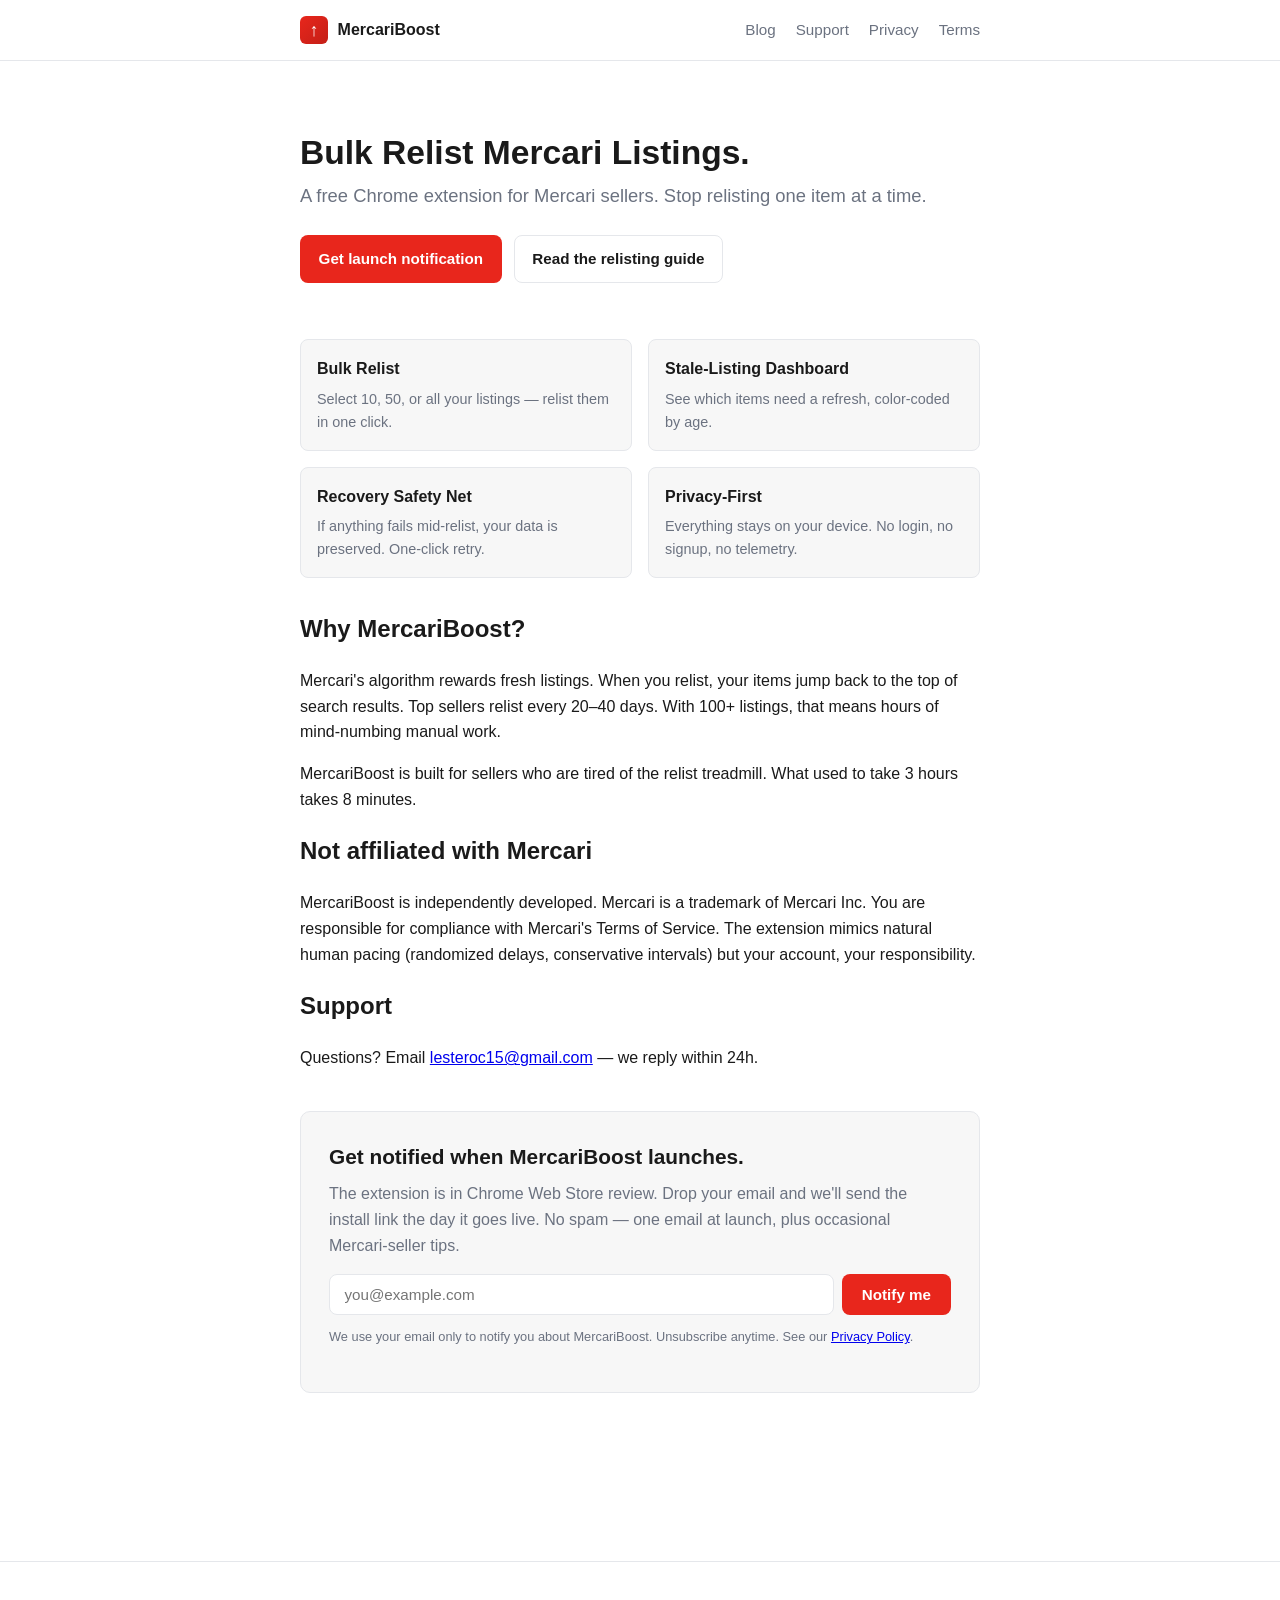
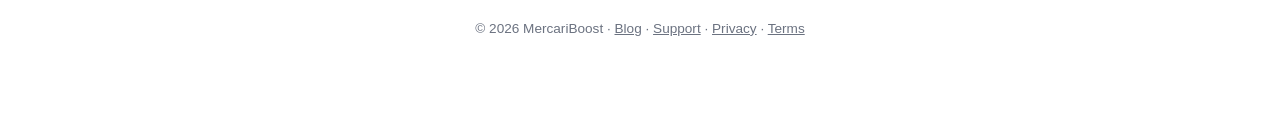
<file: index.html>
<!DOCTYPE html>
<html lang="en">
<head>
  <meta charset="UTF-8">
  <meta name="viewport" content="width=device-width, initial-scale=1.0">
  <title>MercariBoost — Bulk Relist Mercari Listings</title>
  <meta name="description" content="Free Chrome extension for Mercari sellers. Bulk relist your entire closet in one click. Boost visibility, beat the algorithm, sell faster.">
  <link rel="stylesheet" href="style.css">
</head>
<body>
  <header class="site">
    <div class="container">
      <a class="brand" href="./">
        <span class="brand-mark">↑</span>
        <span>MercariBoost</span>
      </a>
      <nav>
        <a href="blog/">Blog</a>
        <a href="support.html">Support</a>
        <a href="privacy.html">Privacy</a>
        <a href="terms.html">Terms</a>
      </nav>
    </div>
  </header>

  <main class="container">
    <section class="hero">
      <h1>Bulk Relist Mercari Listings.</h1>
      <p class="tagline">A free Chrome extension for Mercari sellers. Stop relisting one item at a time.</p>
      <div class="ctas">
        <a class="btn btn-primary" href="#waitlist">Get launch notification</a>
        <a class="btn btn-secondary" href="blog/how-to-relist-on-mercari.html">Read the relisting guide</a>
      </div>
    </section>

    <section id="features" class="features">
      <div class="feature">
        <h3>Bulk Relist</h3>
        <p>Select 10, 50, or all your listings — relist them in one click.</p>
      </div>
      <div class="feature">
        <h3>Stale-Listing Dashboard</h3>
        <p>See which items need a refresh, color-coded by age.</p>
      </div>
      <div class="feature">
        <h3>Recovery Safety Net</h3>
        <p>If anything fails mid-relist, your data is preserved. One-click retry.</p>
      </div>
      <div class="feature">
        <h3>Privacy-First</h3>
        <p>Everything stays on your device. No login, no signup, no telemetry.</p>
      </div>
    </section>

    <section>
      <h2>Why MercariBoost?</h2>
      <p>Mercari's algorithm rewards fresh listings. When you relist, your items jump back to the top of search results. Top sellers relist every 20–40 days. With 100+ listings, that means hours of mind-numbing manual work.</p>
      <p>MercariBoost is built for sellers who are tired of the relist treadmill. What used to take 3 hours takes 8 minutes.</p>
    </section>

    <section>
      <h2>Not affiliated with Mercari</h2>
      <p>MercariBoost is independently developed. Mercari is a trademark of Mercari Inc. You are responsible for compliance with Mercari's Terms of Service. The extension mimics natural human pacing (randomized delays, conservative intervals) but your account, your responsibility.</p>
    </section>

    <section>
      <h2>Support</h2>
      <p>Questions? Email <a href="mailto:lesteroc15@gmail.com">lesteroc15@gmail.com</a> — we reply within 24h.</p>
    </section>

    <section class="waitlist" id="waitlist">
      <h2>Get notified when MercariBoost launches.</h2>
      <p>The extension is in Chrome Web Store review. Drop your email and we'll send the install link the day it goes live. No spam — one email at launch, plus occasional Mercari-seller tips.</p>
      <!--
        Buttondown embed. Replace BUTTONDOWN_USERNAME with the account
        username once it's set up at https://buttondown.email (free tier
        up to 100 subscribers). Buttondown's form action posts directly
        to their hosted endpoint — no JS needed, no third-party tracking.
      -->
      <form action="https://buttondown.email/api/emails/embed-subscribe/BUTTONDOWN_USERNAME"
            method="post"
            target="_blank"
            rel="noopener">
        <input type="email"
               name="email"
               placeholder="you@example.com"
               required
               aria-label="Email address">
        <button type="submit">Notify me</button>
      </form>
      <p class="fine-print">We use your email only to notify you about MercariBoost. Unsubscribe anytime. See our <a href="privacy.html">Privacy Policy</a>.</p>
    </section>
  </main>

  <footer class="site">
    <div class="container">
      &copy; 2026 MercariBoost · <a href="blog/">Blog</a> · <a href="support.html">Support</a> · <a href="privacy.html">Privacy</a> · <a href="terms.html">Terms</a>
    </div>
  </footer>
</body>
</html>
</file>
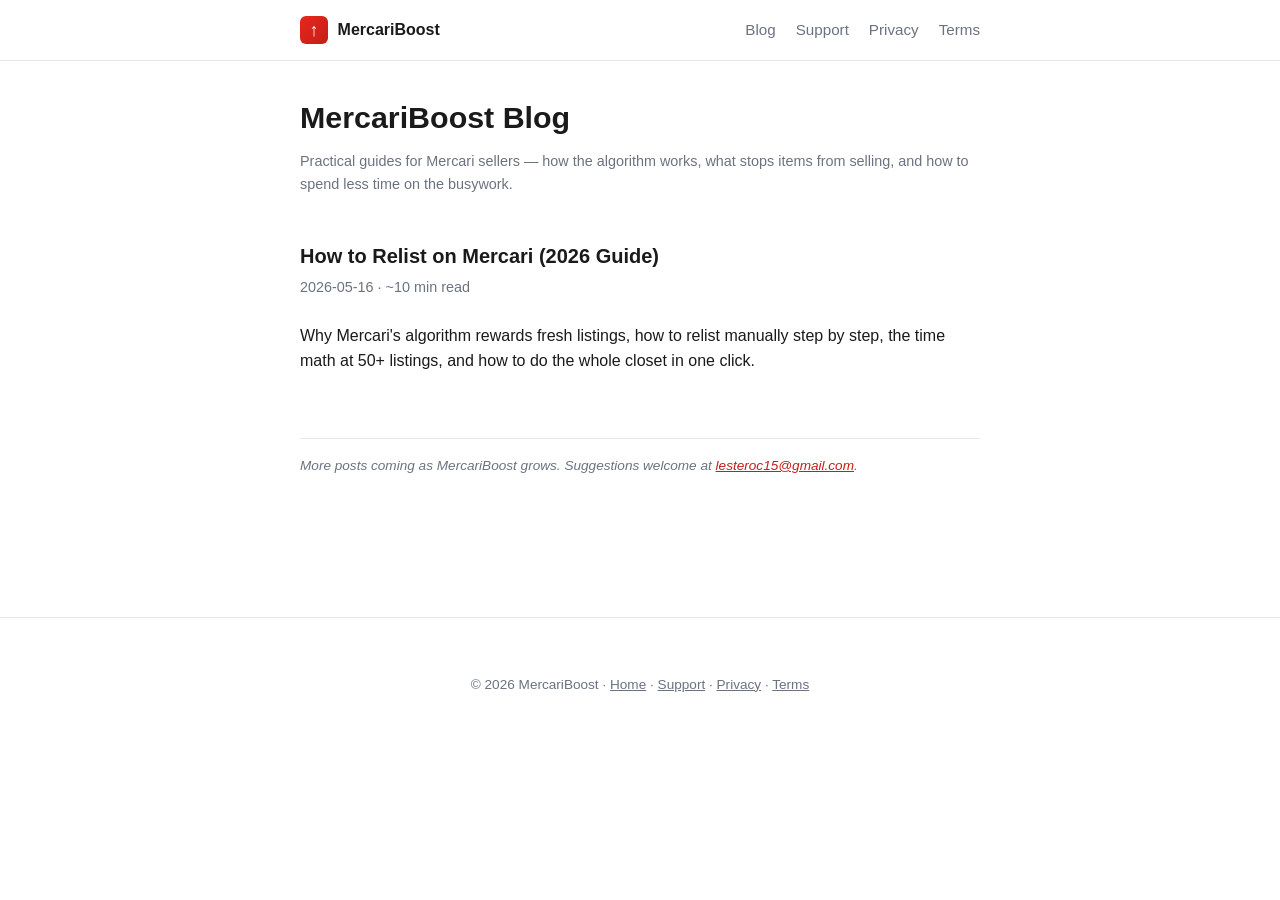
<file: blog/index.html>
<!DOCTYPE html>
<html lang="en">
<head>
  <meta charset="UTF-8">
  <meta name="viewport" content="width=device-width, initial-scale=1.0">
  <title>Blog — MercariBoost</title>
  <meta name="description" content="Mercari seller guides: how to relist, beat the algorithm, sell faster, and grow your reselling business.">
  <link rel="stylesheet" href="../style.css">
</head>
<body>
  <header class="site">
    <div class="container">
      <a class="brand" href="../">
        <span class="brand-mark">↑</span>
        <span>MercariBoost</span>
      </a>
      <nav>
        <a href="../blog/">Blog</a>
        <a href="../support.html">Support</a>
        <a href="../privacy.html">Privacy</a>
        <a href="../terms.html">Terms</a>
      </nav>
    </div>
  </header>

  <main class="container">
    <article>
      <h1>MercariBoost Blog</h1>
      <p class="meta">Practical guides for Mercari sellers — how the algorithm works, what stops items from selling, and how to spend less time on the busywork.</p>

      <ul class="post-list">
        <li class="post-summary">
          <h2><a href="how-to-relist-on-mercari.html">How to Relist on Mercari (2026 Guide)</a></h2>
          <p class="meta">2026-05-16 · ~10 min read</p>
          <p>Why Mercari's algorithm rewards fresh listings, how to relist manually step by step, the time math at 50+ listings, and how to do the whole closet in one click.</p>
        </li>
      </ul>

      <p class="footer-note">More posts coming as MercariBoost grows. Suggestions welcome at <a href="mailto:lesteroc15@gmail.com">lesteroc15@gmail.com</a>.</p>
    </article>
  </main>

  <footer class="site">
    <div class="container">
      &copy; 2026 MercariBoost · <a href="../">Home</a> · <a href="../support.html">Support</a> · <a href="../privacy.html">Privacy</a> · <a href="../terms.html">Terms</a>
    </div>
  </footer>
</body>
</html>
</file>
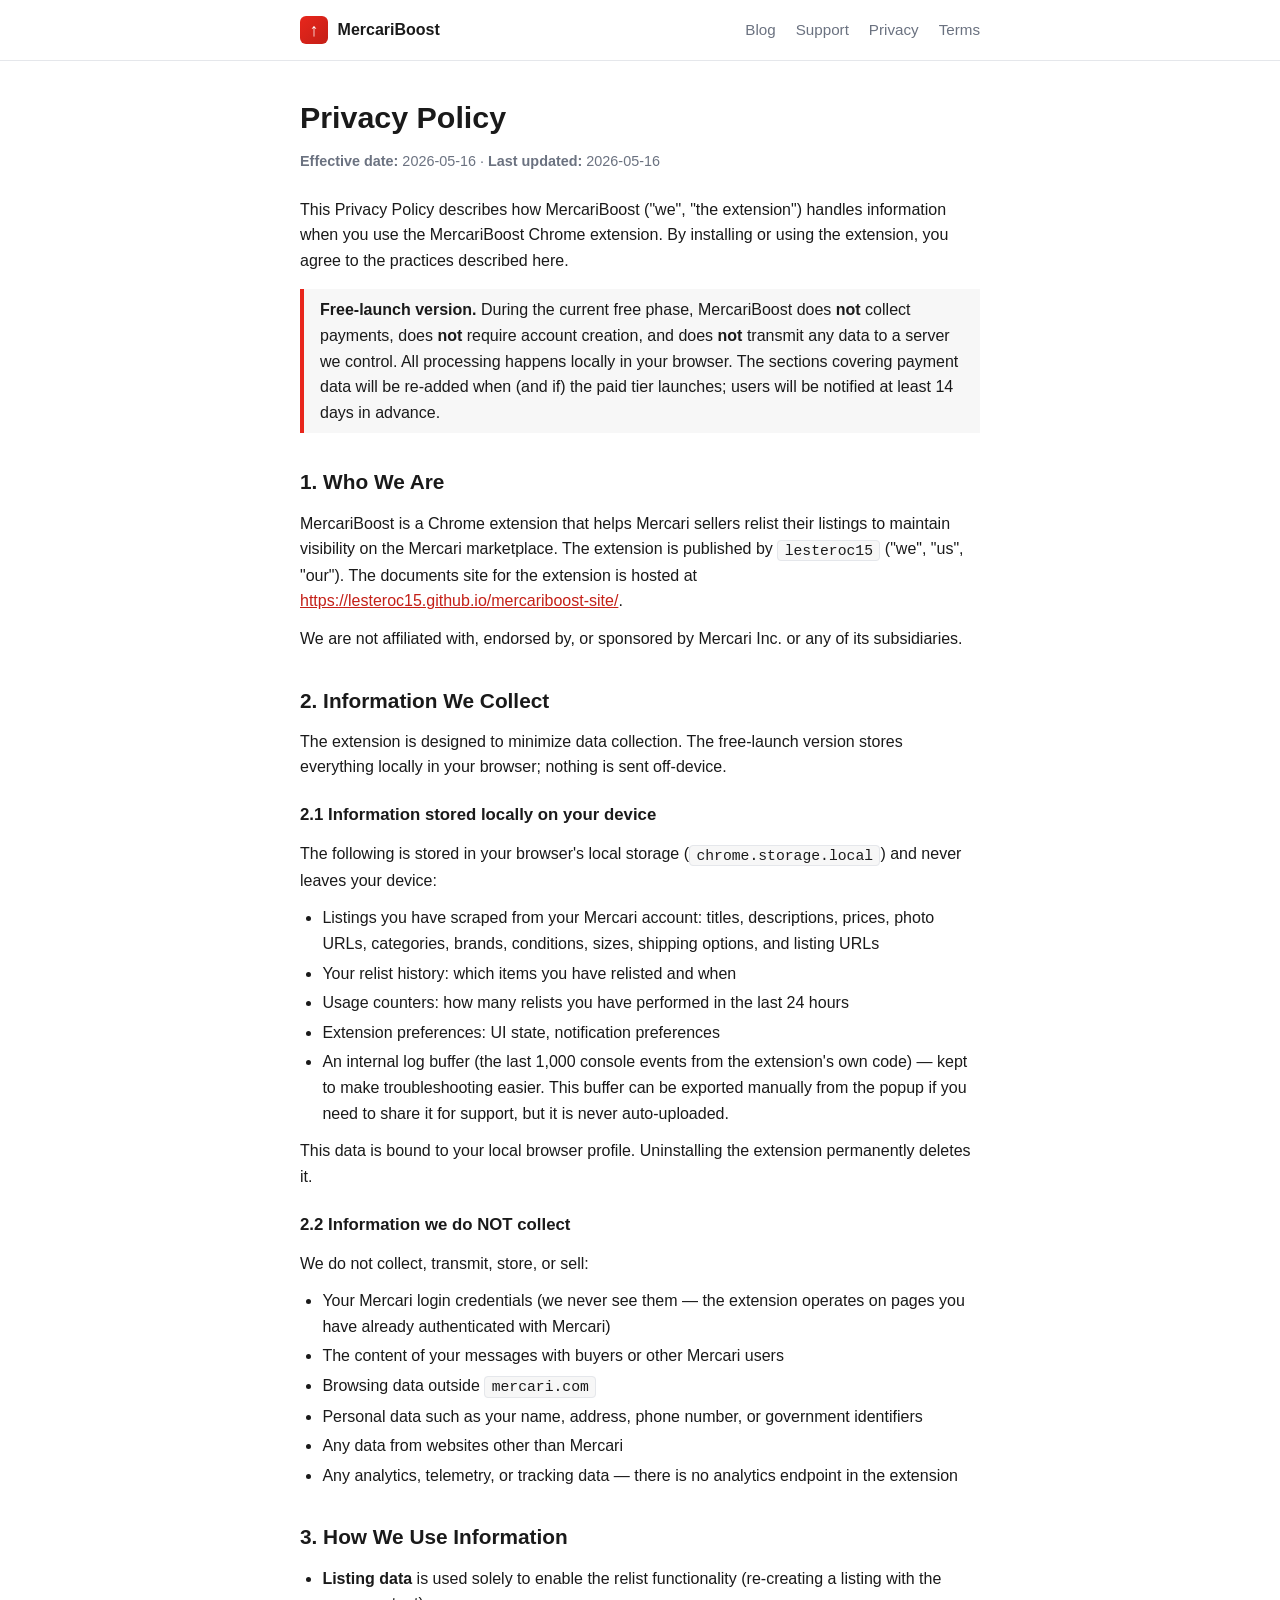
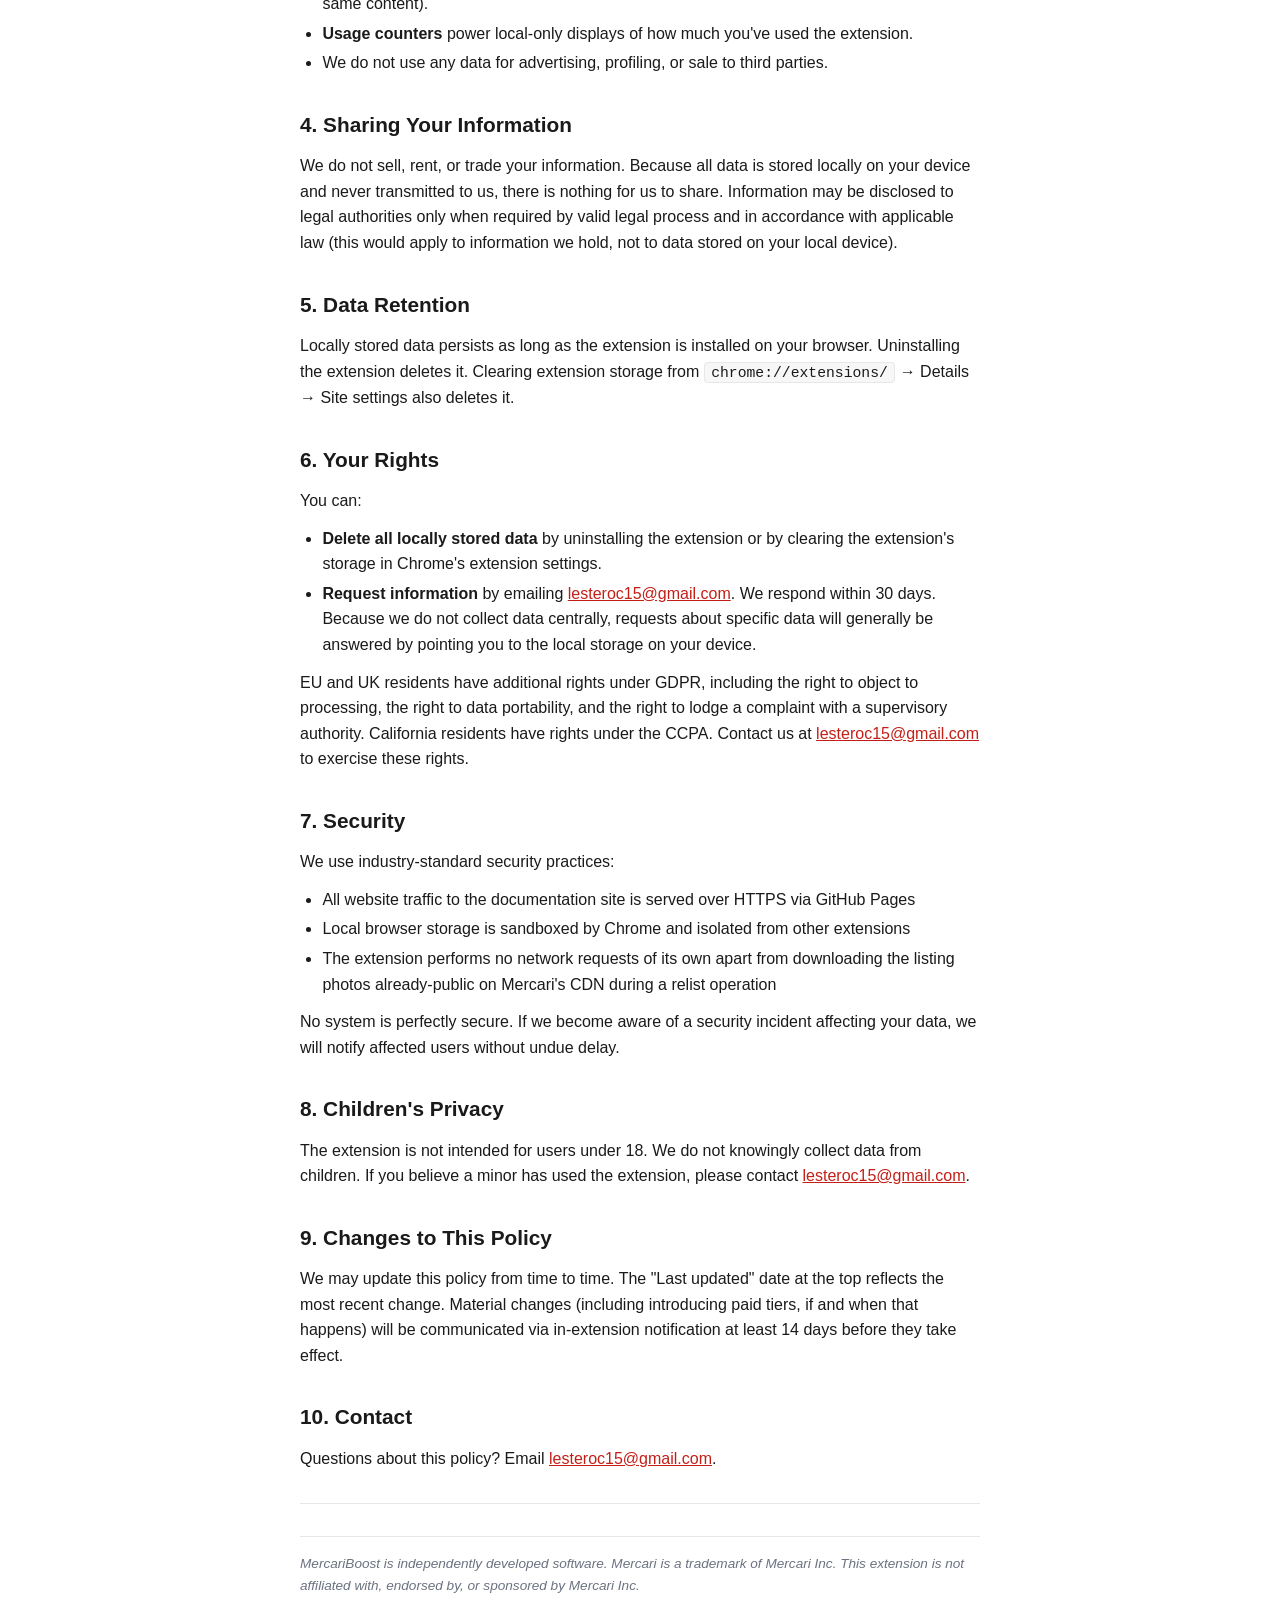
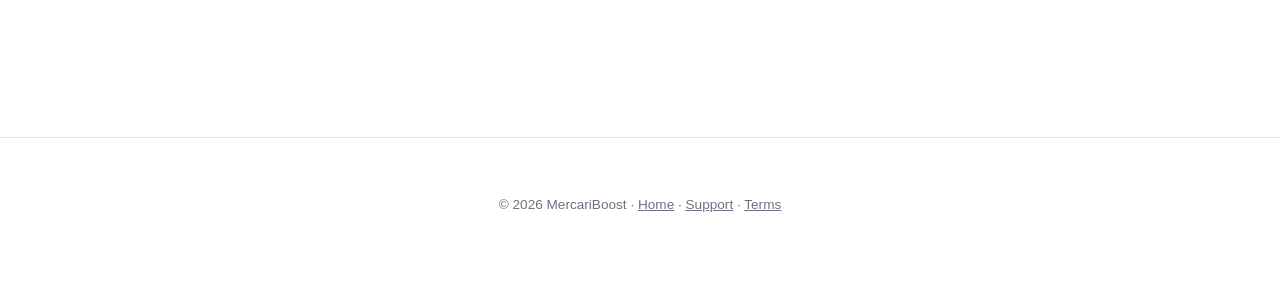
<file: privacy.html>
<!DOCTYPE html>
<html lang="en">
<head>
  <meta charset="UTF-8">
  <meta name="viewport" content="width=device-width, initial-scale=1.0">
  <title>Privacy Policy — MercariBoost</title>
  <meta name="description" content="MercariBoost privacy policy. All data stays on your device. No telemetry. No tracking.">
  <link rel="stylesheet" href="style.css">
</head>
<body>
  <header class="site">
    <div class="container">
      <a class="brand" href="./">
        <span class="brand-mark">↑</span>
        <span>MercariBoost</span>
      </a>
      <nav>
        <a href="blog/">Blog</a>
        <a href="support.html">Support</a>
        <a href="privacy.html">Privacy</a>
        <a href="terms.html">Terms</a>
      </nav>
    </div>
  </header>

  <main class="container">
    <article>
      <h1>Privacy Policy</h1>
      <p class="meta"><strong>Effective date:</strong> 2026-05-16 · <strong>Last updated:</strong> 2026-05-16</p>

      <p>This Privacy Policy describes how MercariBoost ("we", "the extension") handles information when you use the MercariBoost Chrome extension. By installing or using the extension, you agree to the practices described here.</p>

      <blockquote><p><strong>Free-launch version.</strong> During the current free phase, MercariBoost does <strong>not</strong> collect payments, does <strong>not</strong> require account creation, and does <strong>not</strong> transmit any data to a server we control. All processing happens locally in your browser. The sections covering payment data will be re-added when (and if) the paid tier launches; users will be notified at least 14 days in advance.</p></blockquote>

      <h2>1. Who We Are</h2>
      <p>MercariBoost is a Chrome extension that helps Mercari sellers relist their listings to maintain visibility on the Mercari marketplace. The extension is published by <code>lesteroc15</code> ("we", "us", "our"). The documents site for the extension is hosted at <a href="https://lesteroc15.github.io/mercariboost-site/">https://lesteroc15.github.io/mercariboost-site/</a>.</p>
      <p>We are not affiliated with, endorsed by, or sponsored by Mercari Inc. or any of its subsidiaries.</p>

      <h2>2. Information We Collect</h2>
      <p>The extension is designed to minimize data collection. The free-launch version stores everything locally in your browser; nothing is sent off-device.</p>

      <h3>2.1 Information stored locally on your device</h3>
      <p>The following is stored in your browser's local storage (<code>chrome.storage.local</code>) and never leaves your device:</p>
      <ul>
        <li>Listings you have scraped from your Mercari account: titles, descriptions, prices, photo URLs, categories, brands, conditions, sizes, shipping options, and listing URLs</li>
        <li>Your relist history: which items you have relisted and when</li>
        <li>Usage counters: how many relists you have performed in the last 24 hours</li>
        <li>Extension preferences: UI state, notification preferences</li>
        <li>An internal log buffer (the last 1,000 console events from the extension's own code) — kept to make troubleshooting easier. This buffer can be exported manually from the popup if you need to share it for support, but it is never auto-uploaded.</li>
      </ul>
      <p>This data is bound to your local browser profile. Uninstalling the extension permanently deletes it.</p>

      <h3>2.2 Information we do NOT collect</h3>
      <p>We do not collect, transmit, store, or sell:</p>
      <ul>
        <li>Your Mercari login credentials (we never see them — the extension operates on pages you have already authenticated with Mercari)</li>
        <li>The content of your messages with buyers or other Mercari users</li>
        <li>Browsing data outside <code>mercari.com</code></li>
        <li>Personal data such as your name, address, phone number, or government identifiers</li>
        <li>Any data from websites other than Mercari</li>
        <li>Any analytics, telemetry, or tracking data — there is no analytics endpoint in the extension</li>
      </ul>

      <h2>3. How We Use Information</h2>
      <ul>
        <li><strong>Listing data</strong> is used solely to enable the relist functionality (re-creating a listing with the same content).</li>
        <li><strong>Usage counters</strong> power local-only displays of how much you've used the extension.</li>
        <li>We do not use any data for advertising, profiling, or sale to third parties.</li>
      </ul>

      <h2>4. Sharing Your Information</h2>
      <p>We do not sell, rent, or trade your information. Because all data is stored locally on your device and never transmitted to us, there is nothing for us to share. Information may be disclosed to legal authorities only when required by valid legal process and in accordance with applicable law (this would apply to information we hold, not to data stored on your local device).</p>

      <h2>5. Data Retention</h2>
      <p>Locally stored data persists as long as the extension is installed on your browser. Uninstalling the extension deletes it. Clearing extension storage from <code>chrome://extensions/</code> → Details → Site settings also deletes it.</p>

      <h2>6. Your Rights</h2>
      <p>You can:</p>
      <ul>
        <li><strong>Delete all locally stored data</strong> by uninstalling the extension or by clearing the extension's storage in Chrome's extension settings.</li>
        <li><strong>Request information</strong> by emailing <a href="mailto:lesteroc15@gmail.com">lesteroc15@gmail.com</a>. We respond within 30 days. Because we do not collect data centrally, requests about specific data will generally be answered by pointing you to the local storage on your device.</li>
      </ul>
      <p>EU and UK residents have additional rights under GDPR, including the right to object to processing, the right to data portability, and the right to lodge a complaint with a supervisory authority. California residents have rights under the CCPA. Contact us at <a href="mailto:lesteroc15@gmail.com">lesteroc15@gmail.com</a> to exercise these rights.</p>

      <h2>7. Security</h2>
      <p>We use industry-standard security practices:</p>
      <ul>
        <li>All website traffic to the documentation site is served over HTTPS via GitHub Pages</li>
        <li>Local browser storage is sandboxed by Chrome and isolated from other extensions</li>
        <li>The extension performs no network requests of its own apart from downloading the listing photos already-public on Mercari's CDN during a relist operation</li>
      </ul>
      <p>No system is perfectly secure. If we become aware of a security incident affecting your data, we will notify affected users without undue delay.</p>

      <h2>8. Children's Privacy</h2>
      <p>The extension is not intended for users under 18. We do not knowingly collect data from children. If you believe a minor has used the extension, please contact <a href="mailto:lesteroc15@gmail.com">lesteroc15@gmail.com</a>.</p>

      <h2>9. Changes to This Policy</h2>
      <p>We may update this policy from time to time. The "Last updated" date at the top reflects the most recent change. Material changes (including introducing paid tiers, if and when that happens) will be communicated via in-extension notification at least 14 days before they take effect.</p>

      <h2>10. Contact</h2>
      <p>Questions about this policy? Email <a href="mailto:lesteroc15@gmail.com">lesteroc15@gmail.com</a>.</p>

      <hr>

      <p class="footer-note">MercariBoost is independently developed software. Mercari is a trademark of Mercari Inc. This extension is not affiliated with, endorsed by, or sponsored by Mercari Inc.</p>
    </article>
  </main>

  <footer class="site">
    <div class="container">
      &copy; 2026 MercariBoost · <a href="./">Home</a> · <a href="support.html">Support</a> · <a href="terms.html">Terms</a>
    </div>
  </footer>
</body>
</html>
</file>
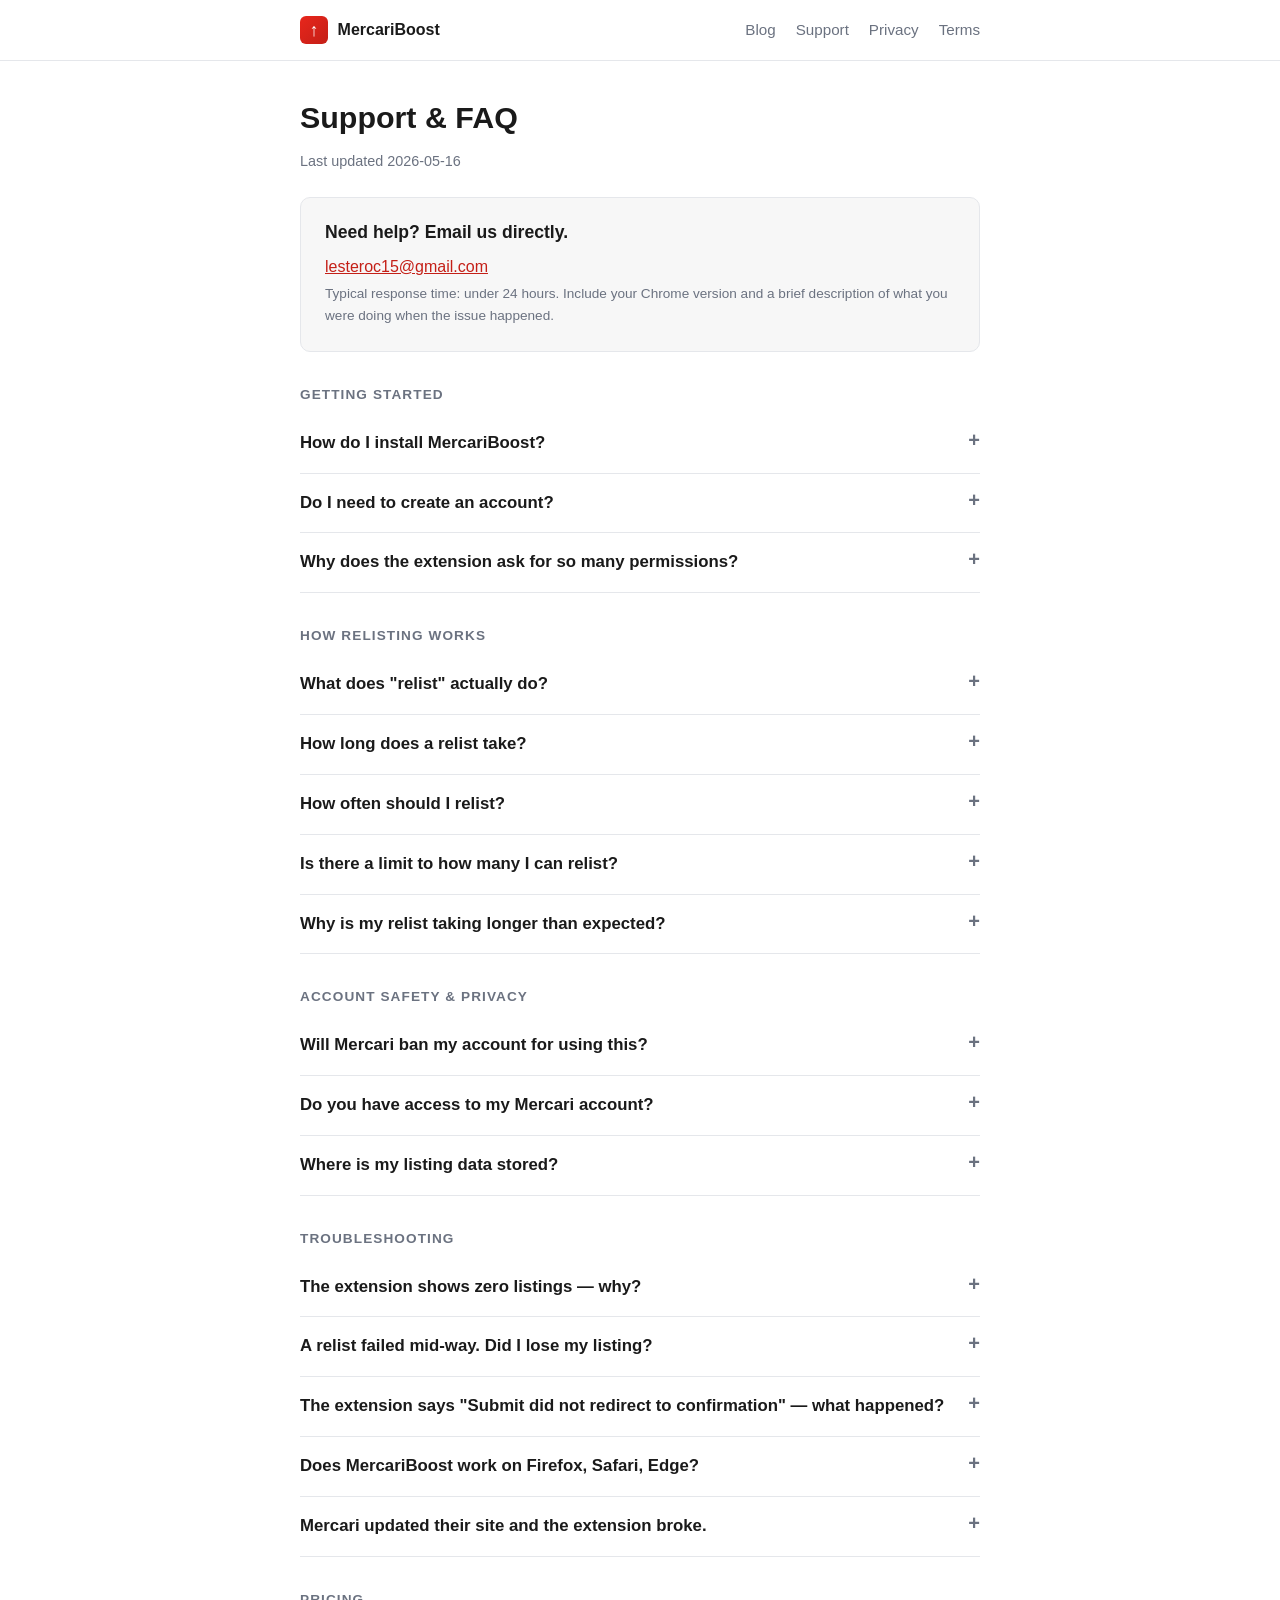
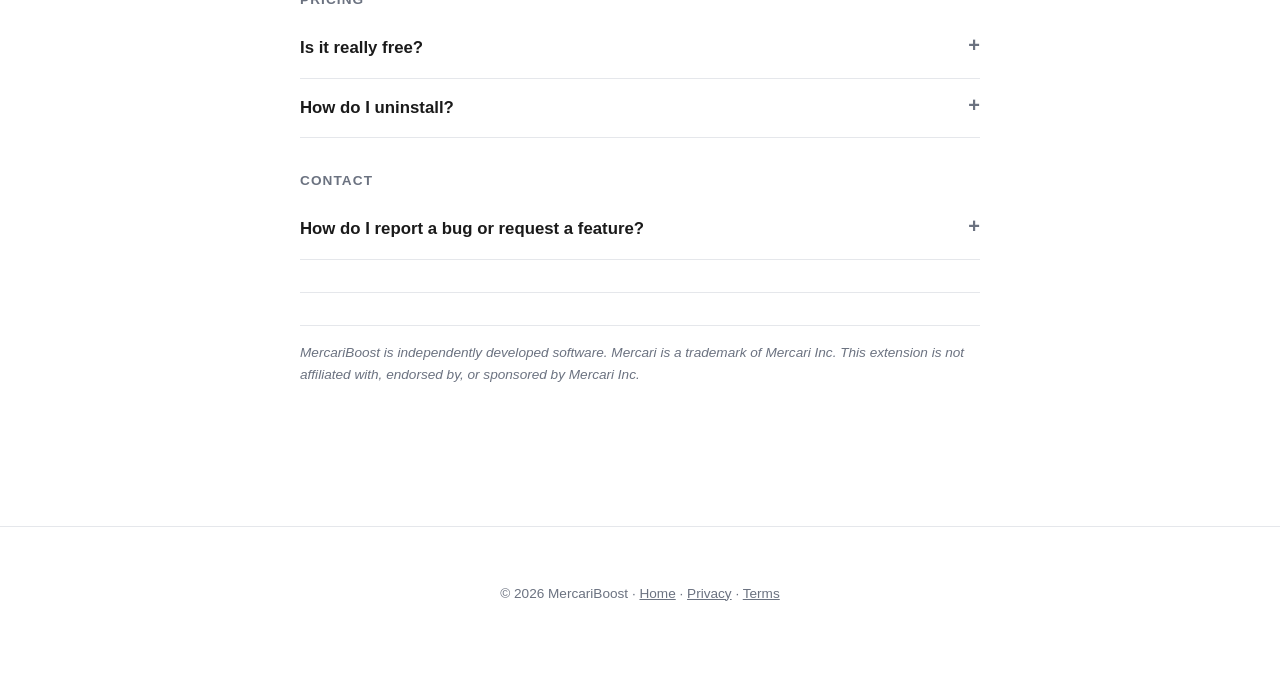
<file: support.html>
<!DOCTYPE html>
<html lang="en">
<head>
  <meta charset="UTF-8">
  <meta name="viewport" content="width=device-width, initial-scale=1.0">
  <title>Support &amp; FAQ — MercariBoost</title>
  <meta name="description" content="MercariBoost support and frequently asked questions. How relisting works, account safety, troubleshooting, contact.">
  <link rel="stylesheet" href="style.css">
  <style>
    /* Support-page specific styles */
    .faq-item {
      border-bottom: 1px solid var(--border);
      padding: 1rem 0;
    }
    .faq-item:last-child {
      border-bottom: none;
    }
    .faq-q {
      font-weight: 600;
      font-size: 1.05rem;
      cursor: pointer;
      list-style: none;
      padding-right: 1.5rem;
      position: relative;
      color: var(--text);
    }
    .faq-q::-webkit-details-marker { display: none; }
    .faq-q::after {
      content: '+';
      position: absolute;
      right: 0;
      top: 0;
      font-size: 1.25rem;
      color: var(--muted);
      line-height: 1;
    }
    details[open] .faq-q::after { content: '−'; }
    .faq-a {
      margin-top: 0.75rem;
      color: var(--text);
    }
    .faq-a p:first-child { margin-top: 0; }
    .faq-a p:last-child { margin-bottom: 0; }
    .category-heading {
      margin: 2rem 0 0.5rem;
      font-size: 0.85rem;
      font-weight: 700;
      letter-spacing: 0.08em;
      text-transform: uppercase;
      color: var(--muted);
    }
    .contact-card {
      background: var(--bg-alt);
      border: 1px solid var(--border);
      border-radius: 10px;
      padding: 1.25rem 1.5rem;
      margin: 1rem 0 2rem;
    }
    .contact-card h2 {
      margin: 0 0 0.5rem;
      font-size: 1.1rem;
    }
    .contact-card p {
      margin: 0.25rem 0;
    }
    .contact-card .response-time {
      font-size: 0.85rem;
      color: var(--muted);
    }
  </style>
</head>
<body>
  <header class="site">
    <div class="container">
      <a class="brand" href="./">
        <span class="brand-mark">↑</span>
        <span>MercariBoost</span>
      </a>
      <nav>
        <a href="blog/">Blog</a>
        <a href="support.html">Support</a>
        <a href="privacy.html">Privacy</a>
        <a href="terms.html">Terms</a>
      </nav>
    </div>
  </header>

  <main class="container">
    <article>
      <h1>Support &amp; FAQ</h1>
      <p class="meta">Last updated 2026-05-16</p>

      <div class="contact-card">
        <h2>Need help? Email us directly.</h2>
        <p><a href="mailto:lesteroc15@gmail.com?subject=MercariBoost%20support">lesteroc15@gmail.com</a></p>
        <p class="response-time">Typical response time: under 24 hours. Include your Chrome version and a brief description of what you were doing when the issue happened.</p>
      </div>

      <p class="category-heading">Getting Started</p>

      <details class="faq-item">
        <summary class="faq-q">How do I install MercariBoost?</summary>
        <div class="faq-a">
          <p>Install from the Chrome Web Store, then pin the MercariBoost icon to your Chrome toolbar so it's easy to reach. After install, log into Mercari in any tab (we'll detect your session automatically — we never see your password).</p>
        </div>
      </details>

      <details class="faq-item">
        <summary class="faq-q">Do I need to create an account?</summary>
        <div class="faq-a">
          <p>No. There's no MercariBoost account, no signup form, and no email collection. The extension works against your existing Mercari login — that's the only account involved.</p>
        </div>
      </details>

      <details class="faq-item">
        <summary class="faq-q">Why does the extension ask for so many permissions?</summary>
        <div class="faq-a">
          <p>Each permission is scoped to what the relist operation needs:</p>
          <ul>
            <li><code>storage</code> — saves your listing data locally in your browser (never sent off-device)</li>
            <li><code>tabs</code> + <code>activeTab</code> + <code>scripting</code> — needed to navigate between Mercari pages and inject the relist logic</li>
            <li><code>alarms</code> — schedules the daily stale-listing check that updates the badge count</li>
            <li><code>sidePanel</code> — lets you watch bulk relist progress without keeping the popup open</li>
            <li><code>debugger</code> — required to interact with Mercari's React-based brand autocomplete and size picker; Mercari rejects synthetic events on those, so we use Chrome DevTools Protocol for real key/click events. Attached only during a relist, detached immediately after.</li>
            <li><code>host_permissions</code> are restricted to <code>www.mercari.com</code> and Mercari's photo CDN (<code>*.mercdn.net</code>). The extension does nothing on any other site.</li>
          </ul>
        </div>
      </details>

      <p class="category-heading">How Relisting Works</p>

      <details class="faq-item">
        <summary class="faq-q">What does &quot;relist&quot; actually do?</summary>
        <div class="faq-a">
          <p>Relisting deletes your old listing and creates a fresh one with the same content (title, description, photos, price, category, brand, condition, shipping). The new listing gets a new Mercari item ID and goes to the top of search results, where buyers actually look.</p>
          <p>This is the same workflow you'd do manually — Edit → Delete → New listing — just automated. The extension also handles photo caching so you don't lose images during the delete step.</p>
        </div>
      </details>

      <details class="faq-item">
        <summary class="faq-q">How long does a relist take?</summary>
        <div class="faq-a">
          <p>A single relist takes 2–3 minutes. The extension intentionally uses randomized human-like delays between each step to avoid looking like automation. Bulk relisting 10 items takes about 25–35 minutes. Bulk relisting 50+ items can take a few hours — start it and let it run in the background.</p>
        </div>
      </details>

      <details class="faq-item">
        <summary class="faq-q">How often should I relist?</summary>
        <div class="faq-a">
          <p>Common practice among Mercari power-sellers is every 20–40 days per listing. The Stale-Listing Dashboard color-codes your listings by age (Fresh / Aging / Stale) so you can see at a glance which ones need attention. You don't need to relist daily — over-relisting just churns through the rate limit without buying more visibility.</p>
        </div>
      </details>

      <details class="faq-item">
        <summary class="faq-q">Is there a limit to how many I can relist?</summary>
        <div class="faq-a">
          <p>Yes — the extension caps at 10 relists per hour as a self-imposed safety throttle, regardless of how many items you select. Going faster than that risks triggering Mercari's rate-limit / anti-automation systems. The throttle works in the background; you can queue 50 items and walk away, and the extension paces them automatically.</p>
        </div>
      </details>

      <details class="faq-item">
        <summary class="faq-q">Why is my relist taking longer than expected?</summary>
        <div class="faq-a">
          <p>A few common reasons:</p>
          <ul>
            <li>Mercari's photo upload can be slow on listings with 8+ photos — wait 30 seconds before assuming it's stuck</li>
            <li>If you've recently relisted many items, the rate limiter is throttling subsequent ones</li>
            <li>If Mercari's site is slow (their backend has occasional latency spikes), each step takes longer</li>
          </ul>
          <p>If a single relist takes more than 5 minutes with no progress in the side panel, something is wrong — see the troubleshooting FAQ below.</p>
        </div>
      </details>

      <p class="category-heading">Account Safety &amp; Privacy</p>

      <details class="faq-item">
        <summary class="faq-q">Will Mercari ban my account for using this?</summary>
        <div class="faq-a">
          <p><strong>Honest answer:</strong> we can't guarantee they won't. Mercari's Terms of Service prohibit the use of automated tools, and they're within their rights to take action against accounts that use third-party automation.</p>
          <p>The extension is designed to mimic natural human pacing (randomized delays, conservative intervals, no background scraping) to look as un-bot-like as possible. We've not seen reports of bans for typical usage patterns, but we can't make this risk zero.</p>
          <p>Your account, your responsibility — see our <a href="terms.html#section-3">Terms of Service §3</a> for the full disclosure.</p>
        </div>
      </details>

      <details class="faq-item">
        <summary class="faq-q">Do you have access to my Mercari account?</summary>
        <div class="faq-a">
          <p>No. The extension operates entirely within your browser — it never sees your password, never receives a session token, and never communicates with any server we control. All operations happen on the Mercari tabs that are already authenticated by you.</p>
        </div>
      </details>

      <details class="faq-item">
        <summary class="faq-q">Where is my listing data stored?</summary>
        <div class="faq-a">
          <p>In your browser's local storage (<code>chrome.storage.local</code>), bound to your Chrome profile. Nothing is sent off-device. Uninstalling the extension permanently deletes all of it. See the full <a href="privacy.html">Privacy Policy</a>.</p>
        </div>
      </details>

      <p class="category-heading">Troubleshooting</p>

      <details class="faq-item">
        <summary class="faq-q">The extension shows zero listings — why?</summary>
        <div class="faq-a">
          <p>The first time you open the popup, click <strong>Sync Listings</strong> to scrape your active Mercari listings. The sync takes 20–40 seconds depending on how many you have. If sync returns zero, make sure you're logged into Mercari in the same Chrome profile and try refreshing the Mercari tab before syncing again.</p>
        </div>
      </details>

      <details class="faq-item">
        <summary class="faq-q">A relist failed mid-way. Did I lose my listing?</summary>
        <div class="faq-a">
          <p>Probably not. The extension saves a <strong>recovery payload</strong> before deleting your original — so even if the new listing creation fails after the original was deleted, the listing data (title, description, photos, price, all of it) is still in storage and accessible from the popup's recovery banner. Click <strong>Retry</strong> to re-submit, or <strong>Dismiss</strong> if you'd rather post manually.</p>
          <p>If you uninstall the extension before clicking Retry, the recovery data is lost — so resolve the banner before reinstalling.</p>
        </div>
      </details>

      <details class="faq-item">
        <summary class="faq-q">The extension says &quot;Submit did not redirect to confirmation&quot; — what happened?</summary>
        <div class="faq-a">
          <p>This means the new listing didn't successfully post on Mercari's side. Common causes:</p>
          <ul>
            <li>Mercari flagged the price (too high, too low, banned keyword in title or description)</li>
            <li>Mercari's server hiccupped — try again</li>
            <li>A required field couldn't be filled because Mercari renamed the field testid (selector drift — usually fixed within 24h by us; check <a href="https://github.com/lesteroc15/mercariboost/issues?q=label%3Aselector-drift">our drift issues</a>)</li>
          </ul>
          <p>The recovery payload above covers this case — your data is preserved.</p>
        </div>
      </details>

      <details class="faq-item">
        <summary class="faq-q">Does MercariBoost work on Firefox, Safari, Edge?</summary>
        <div class="faq-a">
          <p>Currently Chrome only. Edge should work because it's Chromium-based — try the unpacked install from the GitHub releases page. Firefox and Safari aren't supported; their extension APIs differ enough that we'd need a separate build, which isn't on the near-term roadmap.</p>
        </div>
      </details>

      <details class="faq-item">
        <summary class="faq-q">Mercari updated their site and the extension broke.</summary>
        <div class="faq-a">
          <p>That happens. Our automated drift watchdog runs every day and opens a GitHub issue the moment any selector breaks — we usually have a hotfix shipped within 24 hours. Check <a href="https://github.com/lesteroc15/mercariboost/issues?q=label%3Aselector-drift">open drift issues on GitHub</a> for current status, and update the extension when a new version ships.</p>
        </div>
      </details>

      <p class="category-heading">Pricing</p>

      <details class="faq-item">
        <summary class="faq-q">Is it really free?</summary>
        <div class="faq-a">
          <p>Yes. No trial, no credit card, no signup. The free version is functionally complete — bulk relist, stale-listing dashboard, recovery safety net, all of it.</p>
          <p>We may introduce a paid tier in the future with optional power-user features (scheduling, analytics, etc.) — but if and when that happens, the version you have installed continues to work at no cost for as long as we operate it. See <a href="terms.html#section-1">Terms §1</a> for the commitment.</p>
        </div>
      </details>

      <details class="faq-item">
        <summary class="faq-q">How do I uninstall?</summary>
        <div class="faq-a">
          <p>Chrome menu → Extensions → MercariBoost → Remove. All local data goes with it. Reinstalling later starts fresh; your Mercari listings re-sync from your account.</p>
        </div>
      </details>

      <p class="category-heading">Contact</p>

      <details class="faq-item">
        <summary class="faq-q">How do I report a bug or request a feature?</summary>
        <div class="faq-a">
          <p>Email <a href="mailto:lesteroc15@gmail.com?subject=MercariBoost%20bug%20report">lesteroc15@gmail.com</a> with as much detail as you can: what you were trying to do, what happened instead, Chrome version, and a screenshot if relevant. We reply within 24 hours.</p>
          <p>For developers: you can also open issues on the extension's <a href="https://github.com/lesteroc15/mercariboost/issues">GitHub repo</a>.</p>
        </div>
      </details>

      <hr>

      <p class="footer-note">MercariBoost is independently developed software. Mercari is a trademark of Mercari Inc. This extension is not affiliated with, endorsed by, or sponsored by Mercari Inc.</p>
    </article>
  </main>

  <footer class="site">
    <div class="container">
      &copy; 2026 MercariBoost · <a href="./">Home</a> · <a href="privacy.html">Privacy</a> · <a href="terms.html">Terms</a>
    </div>
  </footer>
</body>
</html>
</file>
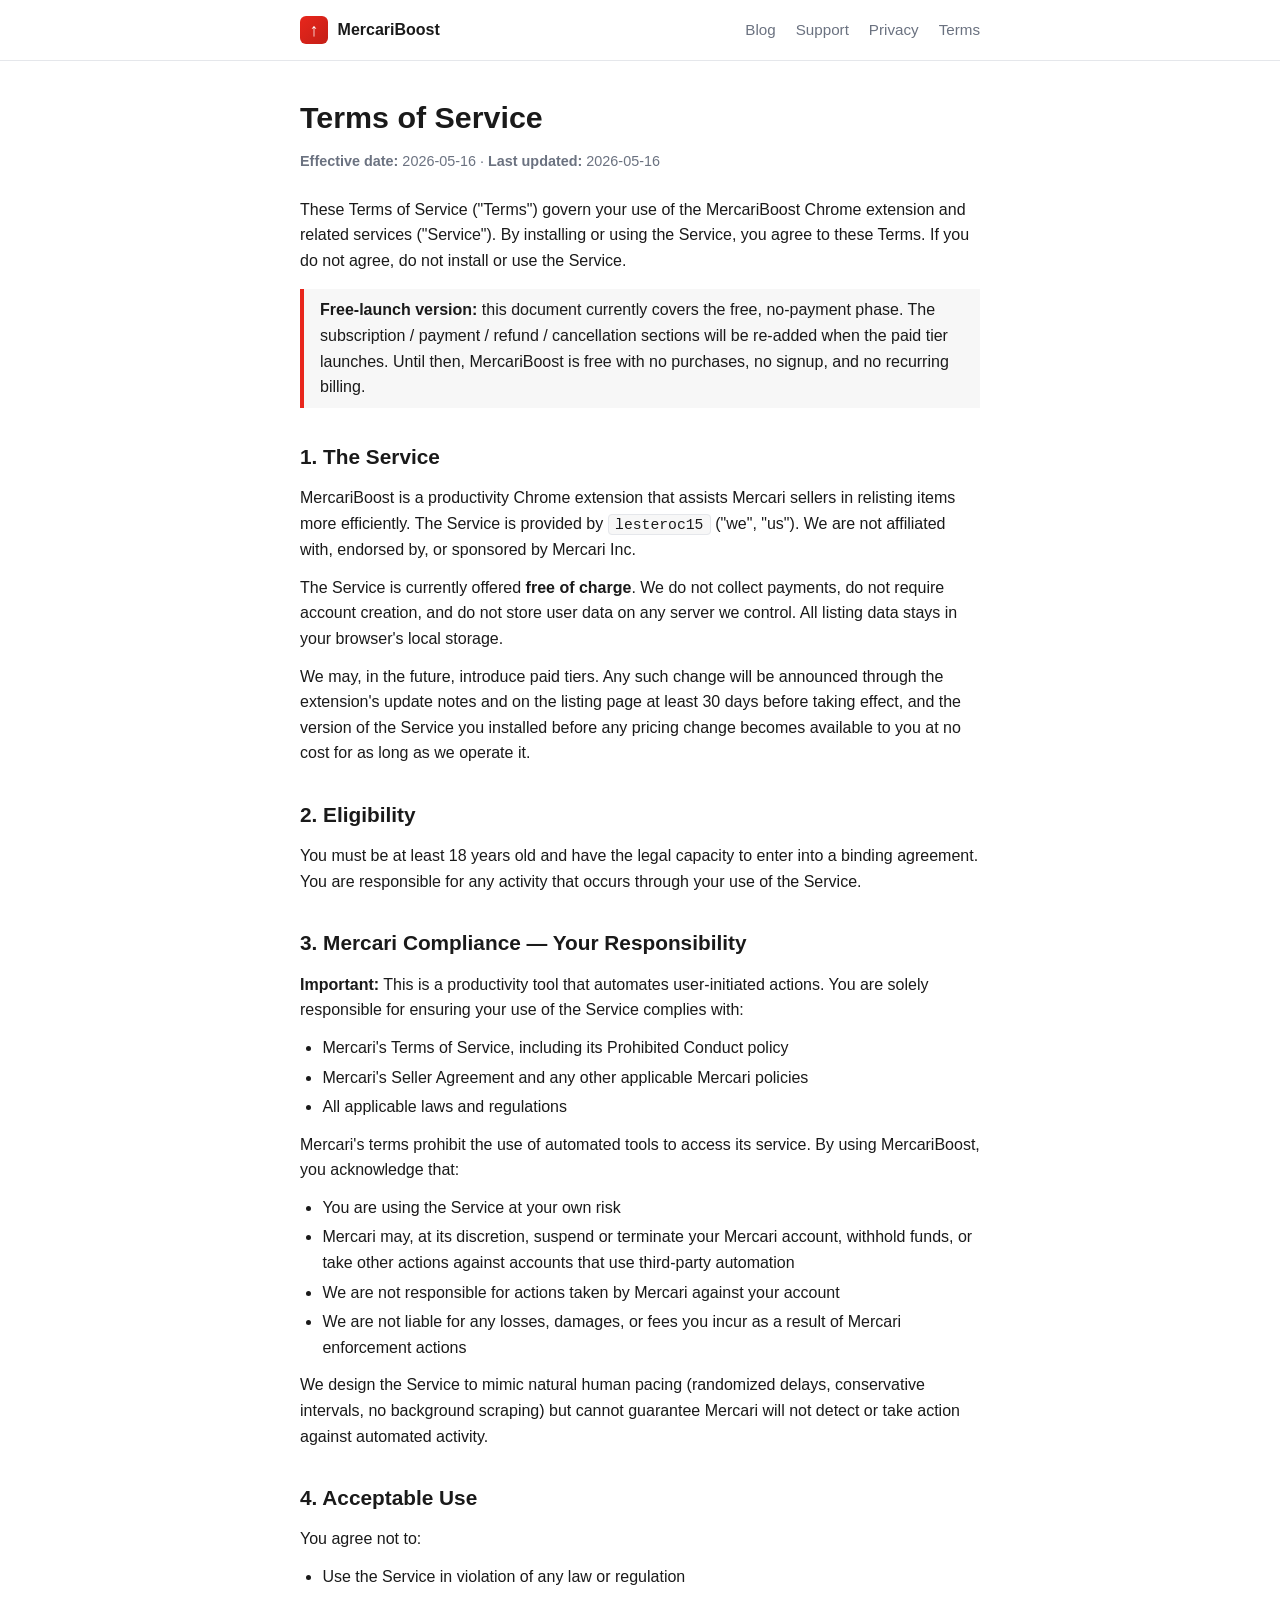
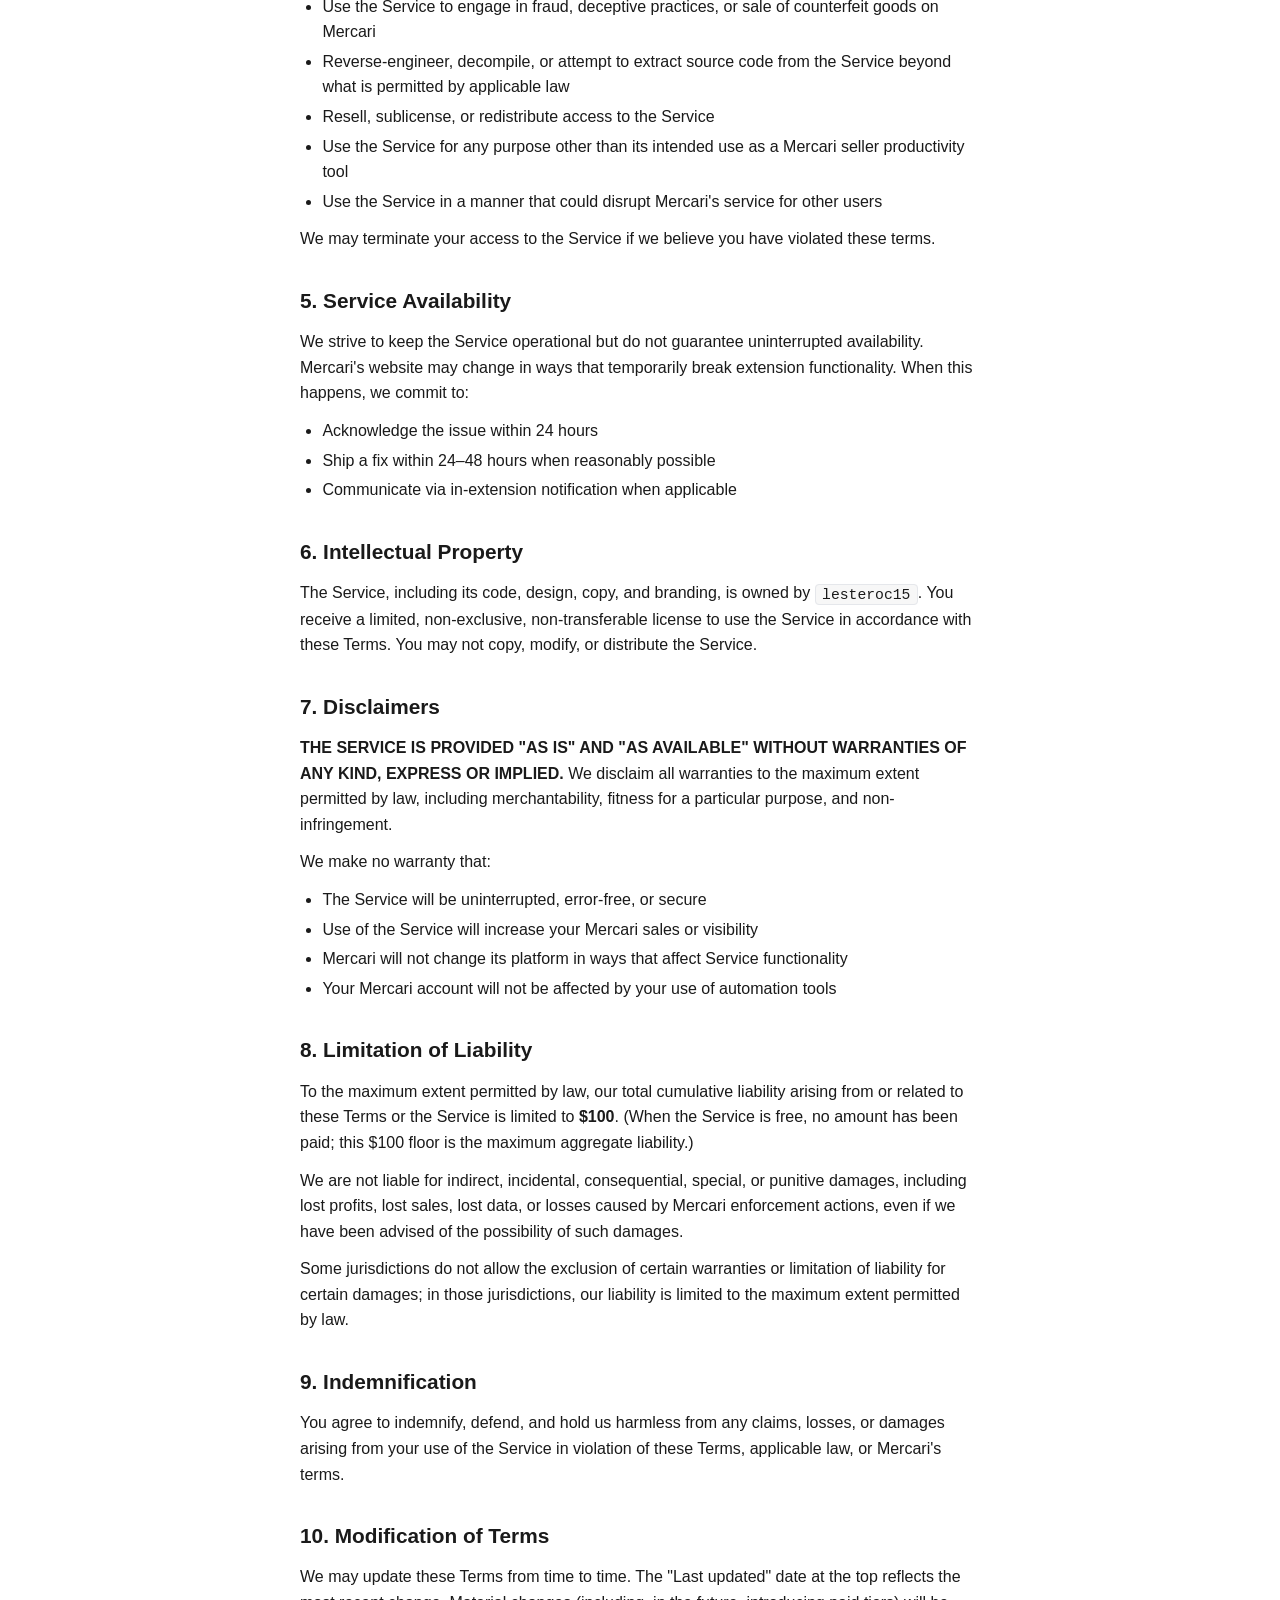
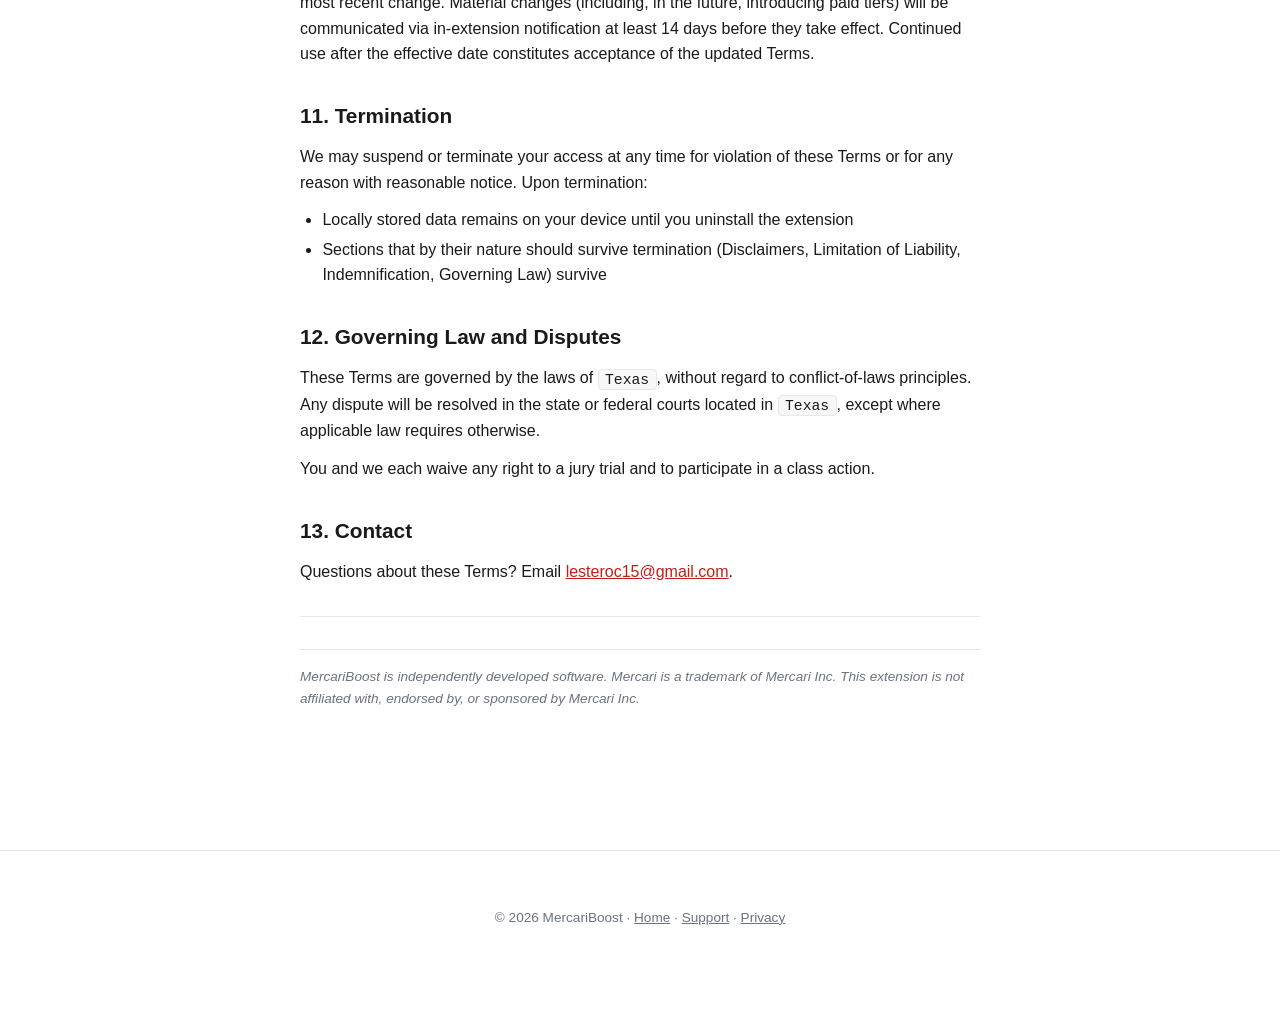
<file: terms.html>
<!DOCTYPE html>
<html lang="en">
<head>
  <meta charset="UTF-8">
  <meta name="viewport" content="width=device-width, initial-scale=1.0">
  <title>Terms of Service — MercariBoost</title>
  <meta name="description" content="MercariBoost terms of service. Free to use. You are responsible for Mercari ToS compliance.">
  <link rel="stylesheet" href="style.css">
</head>
<body>
  <header class="site">
    <div class="container">
      <a class="brand" href="./">
        <span class="brand-mark">↑</span>
        <span>MercariBoost</span>
      </a>
      <nav>
        <a href="blog/">Blog</a>
        <a href="support.html">Support</a>
        <a href="privacy.html">Privacy</a>
        <a href="terms.html">Terms</a>
      </nav>
    </div>
  </header>

  <main class="container">
    <article>
      <h1>Terms of Service</h1>
      <p class="meta"><strong>Effective date:</strong> 2026-05-16 · <strong>Last updated:</strong> 2026-05-16</p>

      <p>These Terms of Service ("Terms") govern your use of the MercariBoost Chrome extension and related services ("Service"). By installing or using the Service, you agree to these Terms. If you do not agree, do not install or use the Service.</p>

      <blockquote><p><strong>Free-launch version:</strong> this document currently covers the free, no-payment phase. The subscription / payment / refund / cancellation sections will be re-added when the paid tier launches. Until then, MercariBoost is free with no purchases, no signup, and no recurring billing.</p></blockquote>

      <h2>1. The Service</h2>
      <p>MercariBoost is a productivity Chrome extension that assists Mercari sellers in relisting items more efficiently. The Service is provided by <code>lesteroc15</code> ("we", "us"). We are not affiliated with, endorsed by, or sponsored by Mercari Inc.</p>
      <p>The Service is currently offered <strong>free of charge</strong>. We do not collect payments, do not require account creation, and do not store user data on any server we control. All listing data stays in your browser's local storage.</p>
      <p>We may, in the future, introduce paid tiers. Any such change will be announced through the extension's update notes and on the listing page at least 30 days before taking effect, and the version of the Service you installed before any pricing change becomes available to you at no cost for as long as we operate it.</p>

      <h2>2. Eligibility</h2>
      <p>You must be at least 18 years old and have the legal capacity to enter into a binding agreement. You are responsible for any activity that occurs through your use of the Service.</p>

      <h2>3. Mercari Compliance — Your Responsibility</h2>
      <p><strong>Important:</strong> This is a productivity tool that automates user-initiated actions. You are solely responsible for ensuring your use of the Service complies with:</p>
      <ul>
        <li>Mercari's Terms of Service, including its Prohibited Conduct policy</li>
        <li>Mercari's Seller Agreement and any other applicable Mercari policies</li>
        <li>All applicable laws and regulations</li>
      </ul>
      <p>Mercari's terms prohibit the use of automated tools to access its service. By using MercariBoost, you acknowledge that:</p>
      <ul>
        <li>You are using the Service at your own risk</li>
        <li>Mercari may, at its discretion, suspend or terminate your Mercari account, withhold funds, or take other actions against accounts that use third-party automation</li>
        <li>We are not responsible for actions taken by Mercari against your account</li>
        <li>We are not liable for any losses, damages, or fees you incur as a result of Mercari enforcement actions</li>
      </ul>
      <p>We design the Service to mimic natural human pacing (randomized delays, conservative intervals, no background scraping) but cannot guarantee Mercari will not detect or take action against automated activity.</p>

      <h2>4. Acceptable Use</h2>
      <p>You agree not to:</p>
      <ul>
        <li>Use the Service in violation of any law or regulation</li>
        <li>Use the Service to engage in fraud, deceptive practices, or sale of counterfeit goods on Mercari</li>
        <li>Reverse-engineer, decompile, or attempt to extract source code from the Service beyond what is permitted by applicable law</li>
        <li>Resell, sublicense, or redistribute access to the Service</li>
        <li>Use the Service for any purpose other than its intended use as a Mercari seller productivity tool</li>
        <li>Use the Service in a manner that could disrupt Mercari's service for other users</li>
      </ul>
      <p>We may terminate your access to the Service if we believe you have violated these terms.</p>

      <h2>5. Service Availability</h2>
      <p>We strive to keep the Service operational but do not guarantee uninterrupted availability. Mercari's website may change in ways that temporarily break extension functionality. When this happens, we commit to:</p>
      <ul>
        <li>Acknowledge the issue within 24 hours</li>
        <li>Ship a fix within 24–48 hours when reasonably possible</li>
        <li>Communicate via in-extension notification when applicable</li>
      </ul>

      <h2>6. Intellectual Property</h2>
      <p>The Service, including its code, design, copy, and branding, is owned by <code>lesteroc15</code>. You receive a limited, non-exclusive, non-transferable license to use the Service in accordance with these Terms. You may not copy, modify, or distribute the Service.</p>

      <h2>7. Disclaimers</h2>
      <p><strong>THE SERVICE IS PROVIDED "AS IS" AND "AS AVAILABLE" WITHOUT WARRANTIES OF ANY KIND, EXPRESS OR IMPLIED.</strong> We disclaim all warranties to the maximum extent permitted by law, including merchantability, fitness for a particular purpose, and non-infringement.</p>
      <p>We make no warranty that:</p>
      <ul>
        <li>The Service will be uninterrupted, error-free, or secure</li>
        <li>Use of the Service will increase your Mercari sales or visibility</li>
        <li>Mercari will not change its platform in ways that affect Service functionality</li>
        <li>Your Mercari account will not be affected by your use of automation tools</li>
      </ul>

      <h2>8. Limitation of Liability</h2>
      <p>To the maximum extent permitted by law, our total cumulative liability arising from or related to these Terms or the Service is limited to <strong>$100</strong>. (When the Service is free, no amount has been paid; this $100 floor is the maximum aggregate liability.)</p>
      <p>We are not liable for indirect, incidental, consequential, special, or punitive damages, including lost profits, lost sales, lost data, or losses caused by Mercari enforcement actions, even if we have been advised of the possibility of such damages.</p>
      <p>Some jurisdictions do not allow the exclusion of certain warranties or limitation of liability for certain damages; in those jurisdictions, our liability is limited to the maximum extent permitted by law.</p>

      <h2>9. Indemnification</h2>
      <p>You agree to indemnify, defend, and hold us harmless from any claims, losses, or damages arising from your use of the Service in violation of these Terms, applicable law, or Mercari's terms.</p>

      <h2>10. Modification of Terms</h2>
      <p>We may update these Terms from time to time. The "Last updated" date at the top reflects the most recent change. Material changes (including, in the future, introducing paid tiers) will be communicated via in-extension notification at least 14 days before they take effect. Continued use after the effective date constitutes acceptance of the updated Terms.</p>

      <h2>11. Termination</h2>
      <p>We may suspend or terminate your access at any time for violation of these Terms or for any reason with reasonable notice. Upon termination:</p>
      <ul>
        <li>Locally stored data remains on your device until you uninstall the extension</li>
        <li>Sections that by their nature should survive termination (Disclaimers, Limitation of Liability, Indemnification, Governing Law) survive</li>
      </ul>

      <h2>12. Governing Law and Disputes</h2>
      <p>These Terms are governed by the laws of <code>Texas</code>, without regard to conflict-of-laws principles. Any dispute will be resolved in the state or federal courts located in <code>Texas</code>, except where applicable law requires otherwise.</p>
      <p>You and we each waive any right to a jury trial and to participate in a class action.</p>

      <h2>13. Contact</h2>
      <p>Questions about these Terms? Email <a href="mailto:lesteroc15@gmail.com">lesteroc15@gmail.com</a>.</p>

      <hr>

      <p class="footer-note">MercariBoost is independently developed software. Mercari is a trademark of Mercari Inc. This extension is not affiliated with, endorsed by, or sponsored by Mercari Inc.</p>
    </article>
  </main>

  <footer class="site">
    <div class="container">
      &copy; 2026 MercariBoost · <a href="./">Home</a> · <a href="support.html">Support</a> · <a href="privacy.html">Privacy</a>
    </div>
  </footer>
</body>
</html>
</file>
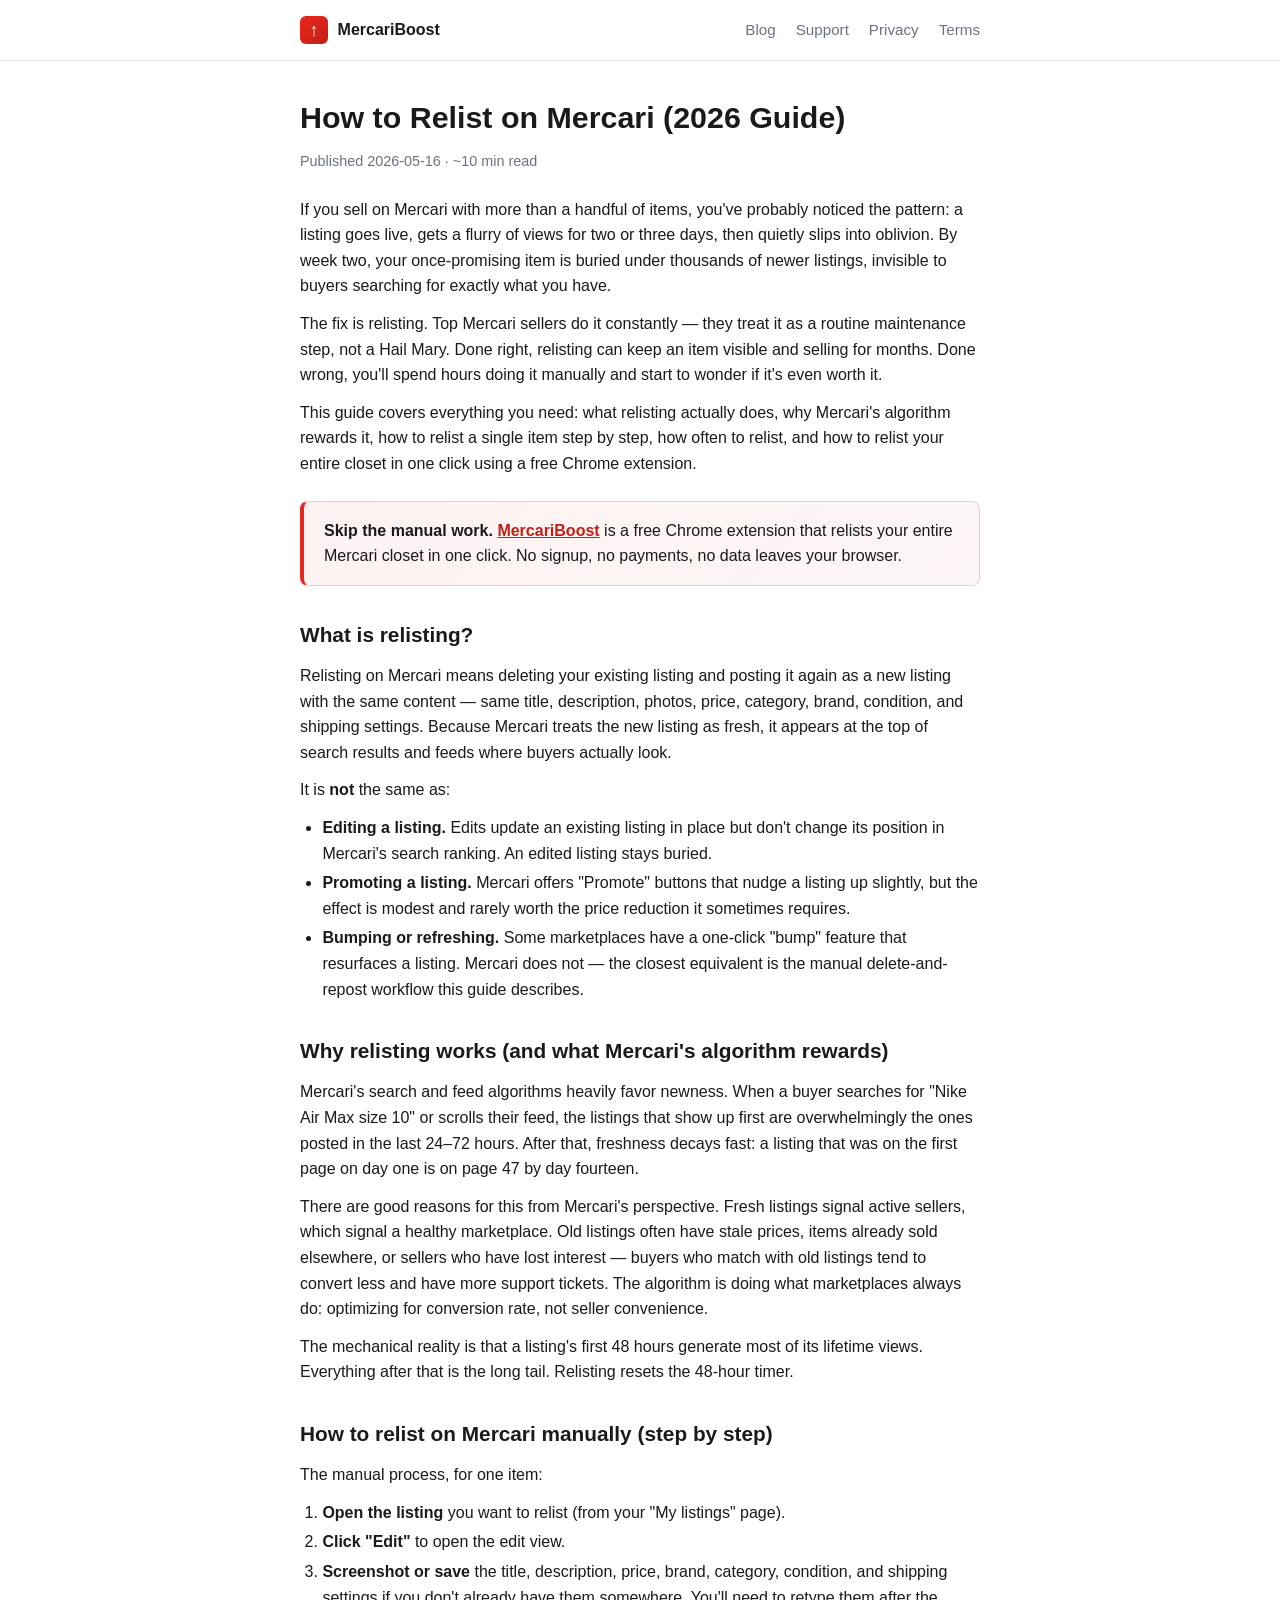
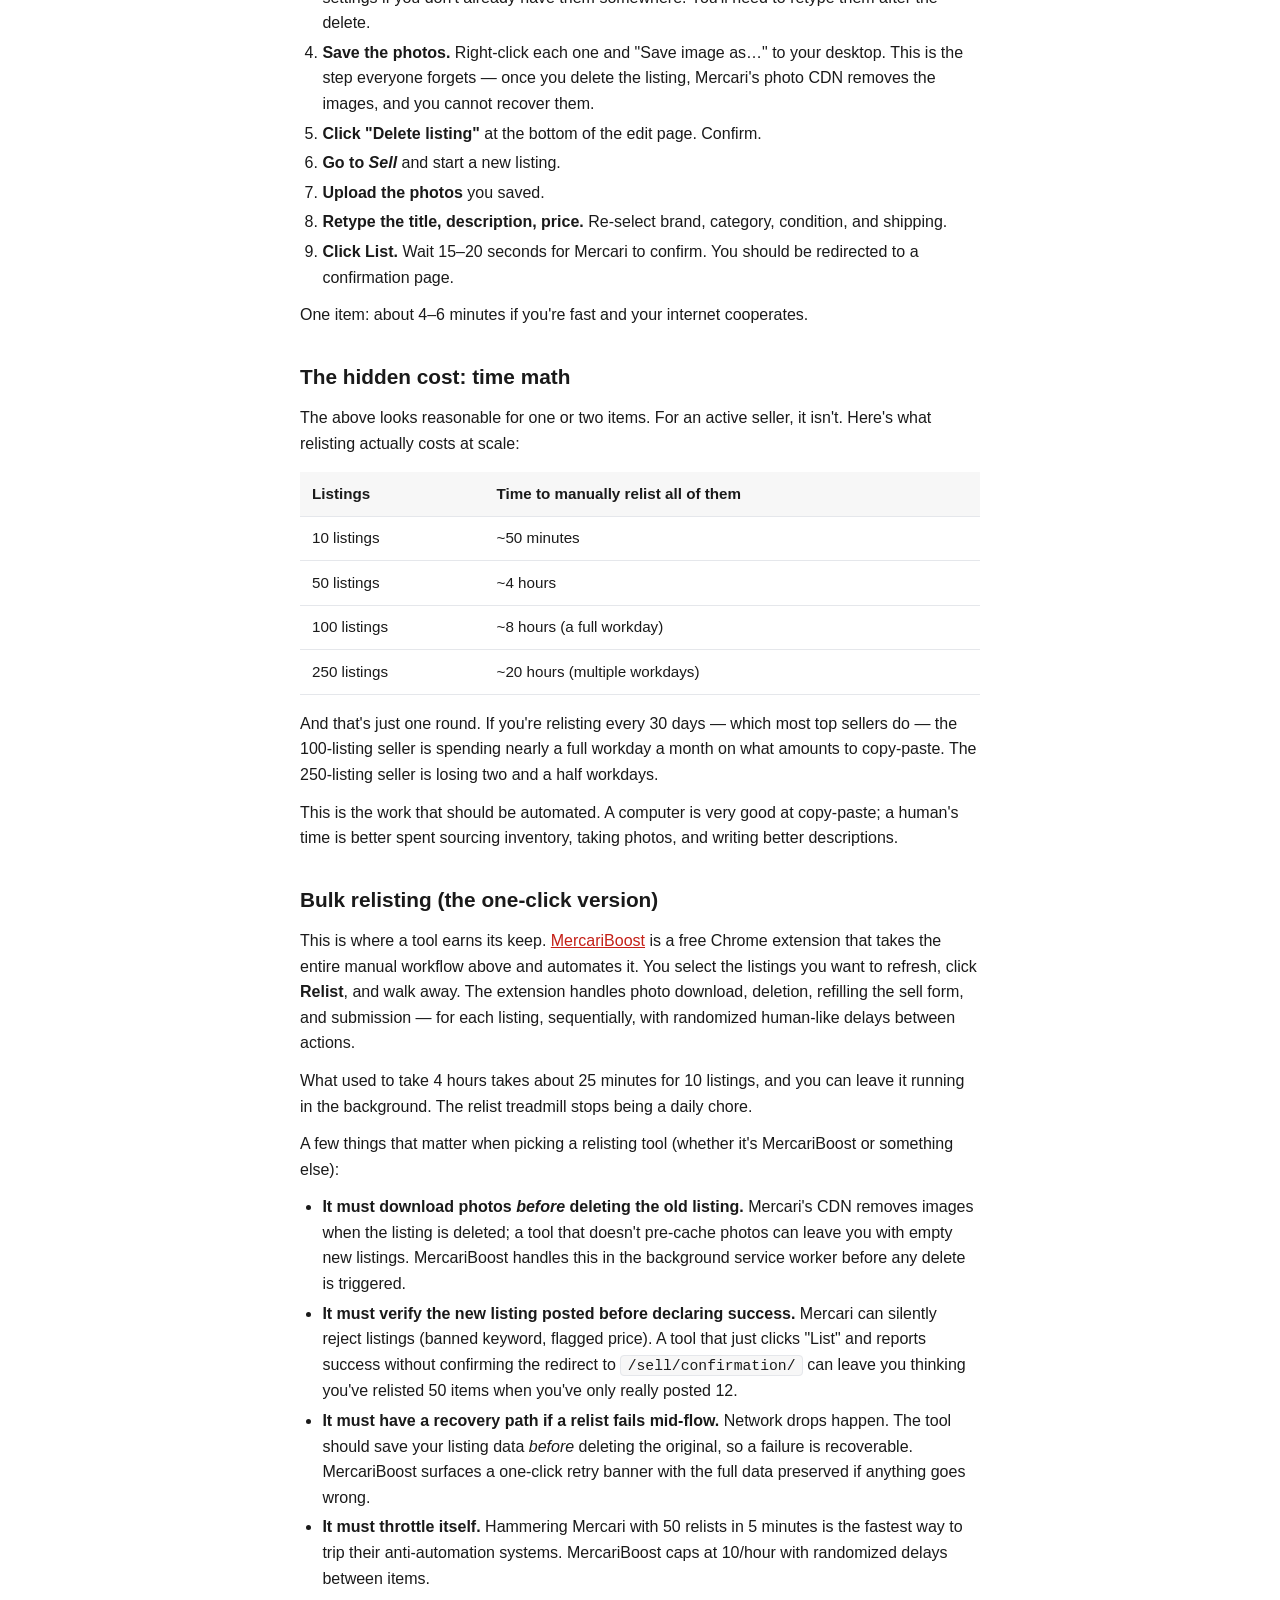
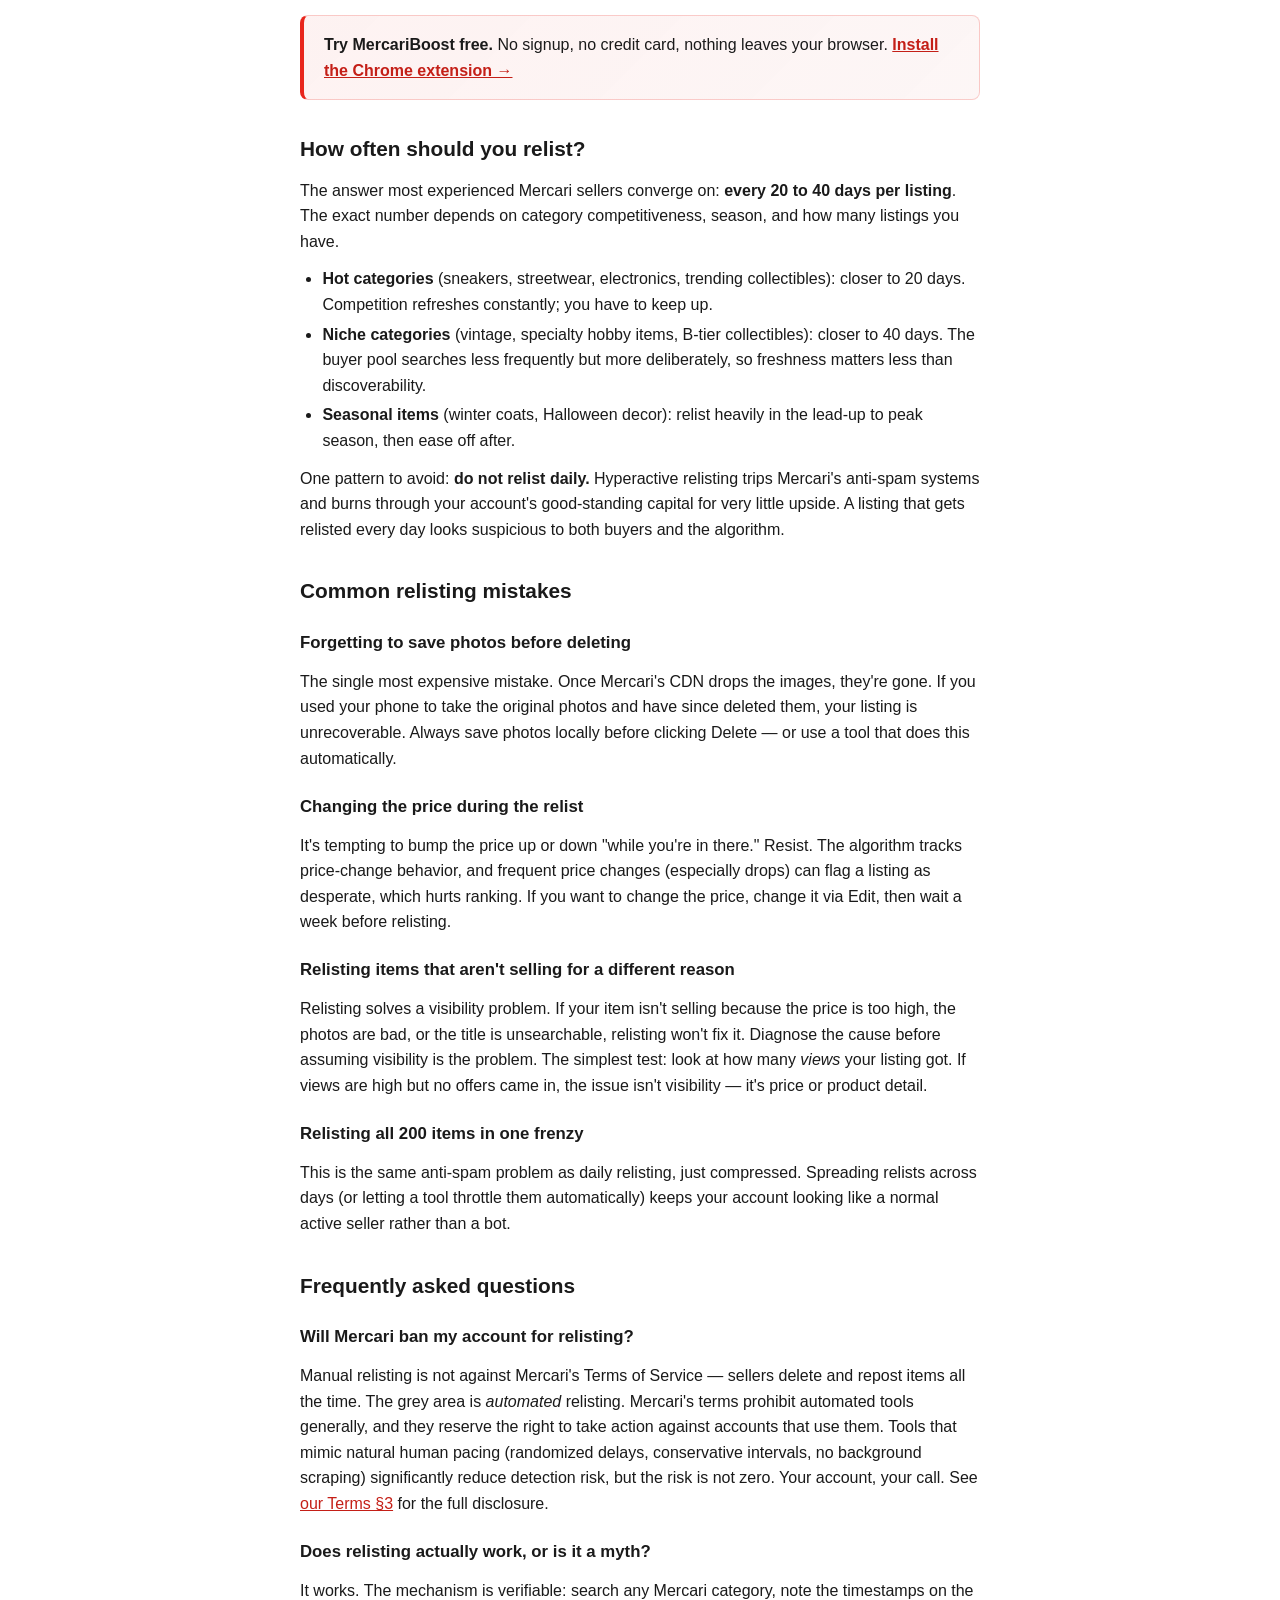
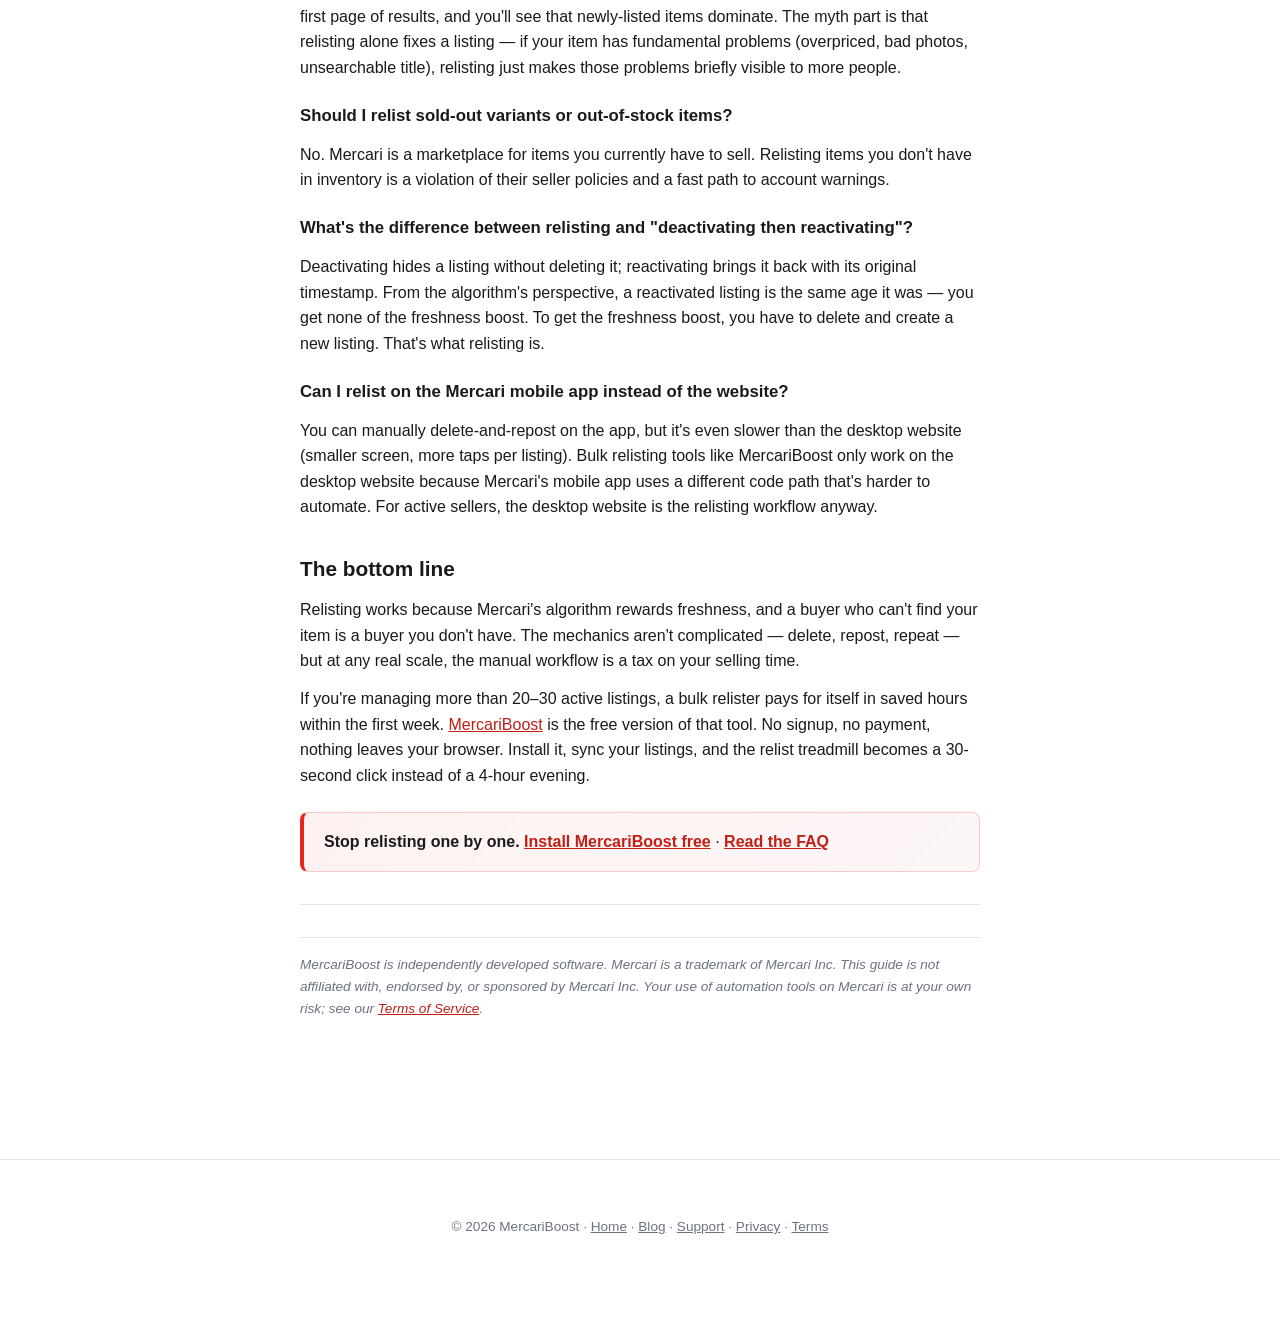
<file: blog/how-to-relist-on-mercari.html>
<!DOCTYPE html>
<html lang="en">
<head>
  <meta charset="UTF-8">
  <meta name="viewport" content="width=device-width, initial-scale=1.0">
  <title>How to Relist on Mercari (2026 Guide) — MercariBoost</title>
  <meta name="description" content="A complete guide to relisting on Mercari: why it works, how the algorithm rewards fresh listings, step-by-step manual instructions, and how to relist in bulk in one click.">
  <meta name="keywords" content="how to relist on mercari, mercari relist, bulk relist mercari, mercari automation, mercari seller tools">

  <!-- Open Graph / Twitter -->
  <meta property="og:type" content="article">
  <meta property="og:title" content="How to Relist on Mercari (2026 Guide)">
  <meta property="og:description" content="Why relisting works, how to do it manually, and how to relist your entire closet in one click.">
  <meta property="og:url" content="https://lesteroc15.github.io/mercariboost-site/blog/how-to-relist-on-mercari.html">
  <meta name="twitter:card" content="summary_large_image">

  <link rel="stylesheet" href="../style.css">
  <link rel="canonical" href="https://lesteroc15.github.io/mercariboost-site/blog/how-to-relist-on-mercari.html">

  <!-- Article schema for Search -->
  <script type="application/ld+json">
  {
    "@context": "https://schema.org",
    "@type": "Article",
    "headline": "How to Relist on Mercari (2026 Guide)",
    "description": "A complete guide to relisting on Mercari: why it works, how the algorithm rewards fresh listings, step-by-step manual instructions, and how to relist in bulk in one click.",
    "datePublished": "2026-05-16",
    "dateModified": "2026-05-16",
    "author": {
      "@type": "Organization",
      "name": "MercariBoost"
    },
    "publisher": {
      "@type": "Organization",
      "name": "MercariBoost",
      "url": "https://lesteroc15.github.io/mercariboost-site/"
    }
  }
  </script>
</head>
<body>
  <header class="site">
    <div class="container">
      <a class="brand" href="../">
        <span class="brand-mark">↑</span>
        <span>MercariBoost</span>
      </a>
      <nav>
        <a href="../blog/">Blog</a>
        <a href="../support.html">Support</a>
        <a href="../privacy.html">Privacy</a>
        <a href="../terms.html">Terms</a>
      </nav>
    </div>
  </header>

  <main class="container">
    <article>
      <h1>How to Relist on Mercari (2026 Guide)</h1>
      <p class="meta">Published 2026-05-16 · ~10 min read</p>

      <p>If you sell on Mercari with more than a handful of items, you've probably noticed the pattern: a listing goes live, gets a flurry of views for two or three days, then quietly slips into oblivion. By week two, your once-promising item is buried under thousands of newer listings, invisible to buyers searching for exactly what you have.</p>

      <p>The fix is relisting. Top Mercari sellers do it constantly — they treat it as a routine maintenance step, not a Hail Mary. Done right, relisting can keep an item visible and selling for months. Done wrong, you'll spend hours doing it manually and start to wonder if it's even worth it.</p>

      <p>This guide covers everything you need: what relisting actually does, why Mercari's algorithm rewards it, how to relist a single item step by step, how often to relist, and how to relist your entire closet in one click using a free Chrome extension.</p>

      <div class="cta-box">
        <p><strong>Skip the manual work.</strong> <a href="../">MercariBoost</a> is a free Chrome extension that relists your entire Mercari closet in one click. No signup, no payments, no data leaves your browser.</p>
      </div>

      <h2>What is relisting?</h2>
      <p>Relisting on Mercari means deleting your existing listing and posting it again as a new listing with the same content — same title, description, photos, price, category, brand, condition, and shipping settings. Because Mercari treats the new listing as fresh, it appears at the top of search results and feeds where buyers actually look.</p>

      <p>It is <strong>not</strong> the same as:</p>
      <ul>
        <li><strong>Editing a listing.</strong> Edits update an existing listing in place but don't change its position in Mercari's search ranking. An edited listing stays buried.</li>
        <li><strong>Promoting a listing.</strong> Mercari offers "Promote" buttons that nudge a listing up slightly, but the effect is modest and rarely worth the price reduction it sometimes requires.</li>
        <li><strong>Bumping or refreshing.</strong> Some marketplaces have a one-click "bump" feature that resurfaces a listing. Mercari does not — the closest equivalent is the manual delete-and-repost workflow this guide describes.</li>
      </ul>

      <h2>Why relisting works (and what Mercari's algorithm rewards)</h2>
      <p>Mercari's search and feed algorithms heavily favor newness. When a buyer searches for "Nike Air Max size 10" or scrolls their feed, the listings that show up first are overwhelmingly the ones posted in the last 24–72 hours. After that, freshness decays fast: a listing that was on the first page on day one is on page 47 by day fourteen.</p>

      <p>There are good reasons for this from Mercari's perspective. Fresh listings signal active sellers, which signal a healthy marketplace. Old listings often have stale prices, items already sold elsewhere, or sellers who have lost interest — buyers who match with old listings tend to convert less and have more support tickets. The algorithm is doing what marketplaces always do: optimizing for conversion rate, not seller convenience.</p>

      <p>The mechanical reality is that a listing's first 48 hours generate most of its lifetime views. Everything after that is the long tail. Relisting resets the 48-hour timer.</p>

      <h2>How to relist on Mercari manually (step by step)</h2>
      <p>The manual process, for one item:</p>

      <ol>
        <li><strong>Open the listing</strong> you want to relist (from your "My listings" page).</li>
        <li><strong>Click "Edit"</strong> to open the edit view.</li>
        <li><strong>Screenshot or save</strong> the title, description, price, brand, category, condition, and shipping settings if you don't already have them somewhere. You'll need to retype them after the delete.</li>
        <li><strong>Save the photos.</strong> Right-click each one and "Save image as…" to your desktop. This is the step everyone forgets — once you delete the listing, Mercari's photo CDN removes the images, and you cannot recover them.</li>
        <li><strong>Click "Delete listing"</strong> at the bottom of the edit page. Confirm.</li>
        <li><strong>Go to <em>Sell</em></strong> and start a new listing.</li>
        <li><strong>Upload the photos</strong> you saved.</li>
        <li><strong>Retype the title, description, price.</strong> Re-select brand, category, condition, and shipping.</li>
        <li><strong>Click List.</strong> Wait 15–20 seconds for Mercari to confirm. You should be redirected to a confirmation page.</li>
      </ol>

      <p>One item: about 4–6 minutes if you're fast and your internet cooperates.</p>

      <h2>The hidden cost: time math</h2>
      <p>The above looks reasonable for one or two items. For an active seller, it isn't. Here's what relisting actually costs at scale:</p>

      <table class="data-table">
        <thead>
          <tr><th>Listings</th><th>Time to manually relist all of them</th></tr>
        </thead>
        <tbody>
          <tr><td>10 listings</td><td>~50 minutes</td></tr>
          <tr><td>50 listings</td><td>~4 hours</td></tr>
          <tr><td>100 listings</td><td>~8 hours (a full workday)</td></tr>
          <tr><td>250 listings</td><td>~20 hours (multiple workdays)</td></tr>
        </tbody>
      </table>

      <p>And that's just one round. If you're relisting every 30 days — which most top sellers do — the 100-listing seller is spending nearly a full workday a month on what amounts to copy-paste. The 250-listing seller is losing two and a half workdays.</p>

      <p>This is the work that should be automated. A computer is very good at copy-paste; a human's time is better spent sourcing inventory, taking photos, and writing better descriptions.</p>

      <h2>Bulk relisting (the one-click version)</h2>
      <p>This is where a tool earns its keep. <a href="../">MercariBoost</a> is a free Chrome extension that takes the entire manual workflow above and automates it. You select the listings you want to refresh, click <strong>Relist</strong>, and walk away. The extension handles photo download, deletion, refilling the sell form, and submission — for each listing, sequentially, with randomized human-like delays between actions.</p>

      <p>What used to take 4 hours takes about 25 minutes for 10 listings, and you can leave it running in the background. The relist treadmill stops being a daily chore.</p>

      <p>A few things that matter when picking a relisting tool (whether it's MercariBoost or something else):</p>

      <ul>
        <li><strong>It must download photos <em>before</em> deleting the old listing.</strong> Mercari's CDN removes images when the listing is deleted; a tool that doesn't pre-cache photos can leave you with empty new listings. MercariBoost handles this in the background service worker before any delete is triggered.</li>
        <li><strong>It must verify the new listing posted before declaring success.</strong> Mercari can silently reject listings (banned keyword, flagged price). A tool that just clicks "List" and reports success without confirming the redirect to <code>/sell/confirmation/</code> can leave you thinking you've relisted 50 items when you've only really posted 12.</li>
        <li><strong>It must have a recovery path if a relist fails mid-flow.</strong> Network drops happen. The tool should save your listing data <em>before</em> deleting the original, so a failure is recoverable. MercariBoost surfaces a one-click retry banner with the full data preserved if anything goes wrong.</li>
        <li><strong>It must throttle itself.</strong> Hammering Mercari with 50 relists in 5 minutes is the fastest way to trip their anti-automation systems. MercariBoost caps at 10/hour with randomized delays between items.</li>
      </ul>

      <div class="cta-box">
        <p><strong>Try MercariBoost free.</strong> No signup, no credit card, nothing leaves your browser. <a href="../">Install the Chrome extension →</a></p>
      </div>

      <h2>How often should you relist?</h2>
      <p>The answer most experienced Mercari sellers converge on: <strong>every 20 to 40 days per listing</strong>. The exact number depends on category competitiveness, season, and how many listings you have.</p>

      <ul>
        <li><strong>Hot categories</strong> (sneakers, streetwear, electronics, trending collectibles): closer to 20 days. Competition refreshes constantly; you have to keep up.</li>
        <li><strong>Niche categories</strong> (vintage, specialty hobby items, B-tier collectibles): closer to 40 days. The buyer pool searches less frequently but more deliberately, so freshness matters less than discoverability.</li>
        <li><strong>Seasonal items</strong> (winter coats, Halloween decor): relist heavily in the lead-up to peak season, then ease off after.</li>
      </ul>

      <p>One pattern to avoid: <strong>do not relist daily.</strong> Hyperactive relisting trips Mercari's anti-spam systems and burns through your account's good-standing capital for very little upside. A listing that gets relisted every day looks suspicious to both buyers and the algorithm.</p>

      <h2>Common relisting mistakes</h2>
      <h3>Forgetting to save photos before deleting</h3>
      <p>The single most expensive mistake. Once Mercari's CDN drops the images, they're gone. If you used your phone to take the original photos and have since deleted them, your listing is unrecoverable. Always save photos locally before clicking Delete — or use a tool that does this automatically.</p>

      <h3>Changing the price during the relist</h3>
      <p>It's tempting to bump the price up or down "while you're in there." Resist. The algorithm tracks price-change behavior, and frequent price changes (especially drops) can flag a listing as desperate, which hurts ranking. If you want to change the price, change it via Edit, then wait a week before relisting.</p>

      <h3>Relisting items that aren't selling for a different reason</h3>
      <p>Relisting solves a visibility problem. If your item isn't selling because the price is too high, the photos are bad, or the title is unsearchable, relisting won't fix it. Diagnose the cause before assuming visibility is the problem. The simplest test: look at how many <em>views</em> your listing got. If views are high but no offers came in, the issue isn't visibility — it's price or product detail.</p>

      <h3>Relisting all 200 items in one frenzy</h3>
      <p>This is the same anti-spam problem as daily relisting, just compressed. Spreading relists across days (or letting a tool throttle them automatically) keeps your account looking like a normal active seller rather than a bot.</p>

      <h2>Frequently asked questions</h2>

      <h3>Will Mercari ban my account for relisting?</h3>
      <p>Manual relisting is not against Mercari's Terms of Service — sellers delete and repost items all the time. The grey area is <em>automated</em> relisting. Mercari's terms prohibit automated tools generally, and they reserve the right to take action against accounts that use them. Tools that mimic natural human pacing (randomized delays, conservative intervals, no background scraping) significantly reduce detection risk, but the risk is not zero. Your account, your call. See <a href="../terms.html#section-3">our Terms §3</a> for the full disclosure.</p>

      <h3>Does relisting actually work, or is it a myth?</h3>
      <p>It works. The mechanism is verifiable: search any Mercari category, note the timestamps on the first page of results, and you'll see that newly-listed items dominate. The myth part is that relisting alone fixes a listing — if your item has fundamental problems (overpriced, bad photos, unsearchable title), relisting just makes those problems briefly visible to more people.</p>

      <h3>Should I relist sold-out variants or out-of-stock items?</h3>
      <p>No. Mercari is a marketplace for items you currently have to sell. Relisting items you don't have in inventory is a violation of their seller policies and a fast path to account warnings.</p>

      <h3>What's the difference between relisting and "deactivating then reactivating"?</h3>
      <p>Deactivating hides a listing without deleting it; reactivating brings it back with its original timestamp. From the algorithm's perspective, a reactivated listing is the same age it was — you get none of the freshness boost. To get the freshness boost, you have to delete and create a new listing. That's what relisting is.</p>

      <h3>Can I relist on the Mercari mobile app instead of the website?</h3>
      <p>You can manually delete-and-repost on the app, but it's even slower than the desktop website (smaller screen, more taps per listing). Bulk relisting tools like MercariBoost only work on the desktop website because Mercari's mobile app uses a different code path that's harder to automate. For active sellers, the desktop website is the relisting workflow anyway.</p>

      <h2>The bottom line</h2>
      <p>Relisting works because Mercari's algorithm rewards freshness, and a buyer who can't find your item is a buyer you don't have. The mechanics aren't complicated — delete, repost, repeat — but at any real scale, the manual workflow is a tax on your selling time.</p>

      <p>If you're managing more than 20–30 active listings, a bulk relister pays for itself in saved hours within the first week. <a href="../">MercariBoost</a> is the free version of that tool. No signup, no payment, nothing leaves your browser. Install it, sync your listings, and the relist treadmill becomes a 30-second click instead of a 4-hour evening.</p>

      <div class="cta-box">
        <p><strong>Stop relisting one by one.</strong> <a href="../">Install MercariBoost free</a> · <a href="../support.html">Read the FAQ</a></p>
      </div>

      <hr>

      <p class="footer-note">MercariBoost is independently developed software. Mercari is a trademark of Mercari Inc. This guide is not affiliated with, endorsed by, or sponsored by Mercari Inc. Your use of automation tools on Mercari is at your own risk; see our <a href="../terms.html">Terms of Service</a>.</p>
    </article>
  </main>

  <footer class="site">
    <div class="container">
      &copy; 2026 MercariBoost · <a href="../">Home</a> · <a href="../blog/">Blog</a> · <a href="../support.html">Support</a> · <a href="../privacy.html">Privacy</a> · <a href="../terms.html">Terms</a>
    </div>
  </footer>
</body>
</html>
</file>
<file: style.css>
:root {
  --red: #e8261c;
  --red-dark: #c41f17;
  --text: #1a1a1a;
  --muted: #6b7280;
  --bg: #ffffff;
  --bg-alt: #f7f7f7;
  --border: #e5e7eb;
}

* {
  box-sizing: border-box;
}

html {
  -webkit-text-size-adjust: 100%;
}

body {
  margin: 0;
  font-family: -apple-system, BlinkMacSystemFont, "Segoe UI", Roboto, Helvetica, Arial, sans-serif, "Apple Color Emoji", "Segoe UI Emoji";
  font-size: 16px;
  line-height: 1.6;
  color: var(--text);
  background: var(--bg);
}

.container {
  max-width: 720px;
  margin: 0 auto;
  padding: 2rem 1.25rem 4rem;
}

header.site {
  border-bottom: 1px solid var(--border);
  background: var(--bg);
}

header.site .container {
  display: flex;
  align-items: center;
  gap: 0.75rem;
  padding-top: 1rem;
  padding-bottom: 1rem;
}

header.site .brand {
  display: flex;
  align-items: center;
  gap: 0.6rem;
  text-decoration: none;
  color: var(--text);
  font-weight: 600;
}

header.site .brand-mark {
  width: 28px;
  height: 28px;
  border-radius: 6px;
  background: linear-gradient(135deg, var(--red) 0%, var(--red-dark) 100%);
  display: inline-flex;
  align-items: center;
  justify-content: center;
  color: white;
  font-size: 18px;
  line-height: 1;
}

header.site nav {
  margin-left: auto;
  display: flex;
  gap: 1.25rem;
  font-size: 0.95rem;
}

header.site nav a {
  color: var(--muted);
  text-decoration: none;
}

header.site nav a:hover {
  color: var(--text);
}

.hero {
  padding: 2.5rem 0 1.5rem;
}

.hero h1 {
  font-size: 2.1rem;
  line-height: 1.2;
  margin: 0 0 0.5rem;
}

.hero .tagline {
  font-size: 1.15rem;
  color: var(--muted);
  margin: 0 0 1.5rem;
}

.hero .ctas {
  display: flex;
  gap: 0.75rem;
  flex-wrap: wrap;
}

.btn {
  display: inline-block;
  padding: 0.7rem 1.1rem;
  border-radius: 8px;
  font-weight: 600;
  text-decoration: none;
  font-size: 0.95rem;
  border: 1px solid transparent;
}

.btn-primary {
  background: var(--red);
  color: white;
}

.btn-primary:hover {
  background: var(--red-dark);
}

.btn-secondary {
  background: white;
  color: var(--text);
  border-color: var(--border);
}

.btn-secondary:hover {
  background: var(--bg-alt);
}

.features {
  display: grid;
  grid-template-columns: repeat(auto-fit, minmax(220px, 1fr));
  gap: 1rem;
  margin: 2rem 0;
}

.feature {
  padding: 1rem;
  background: var(--bg-alt);
  border-radius: 8px;
  border: 1px solid var(--border);
}

.feature h3 {
  font-size: 1rem;
  margin: 0 0 0.35rem;
}

.feature p {
  font-size: 0.9rem;
  color: var(--muted);
  margin: 0;
}

article h1 {
  font-size: 1.9rem;
  margin: 0 0 0.5rem;
}

article h2 {
  font-size: 1.3rem;
  margin: 2rem 0 0.6rem;
}

article h3 {
  font-size: 1.05rem;
  margin: 1.4rem 0 0.4rem;
}

article p,
article ul,
article ol {
  margin: 0.75rem 0;
}

article ul,
article ol {
  padding-left: 1.4rem;
}

article li {
  margin: 0.25rem 0;
}

article code {
  background: var(--bg-alt);
  border: 1px solid var(--border);
  border-radius: 4px;
  padding: 0.1rem 0.4rem;
  font-size: 0.92em;
  font-family: ui-monospace, "SF Mono", Menlo, Consolas, monospace;
}

article blockquote {
  margin: 1rem 0;
  padding: 0.5rem 1rem;
  border-left: 4px solid var(--red);
  background: var(--bg-alt);
  color: var(--text);
}

article blockquote p:first-child {
  margin-top: 0;
}

article blockquote p:last-child {
  margin-bottom: 0;
}

article hr {
  border: 0;
  border-top: 1px solid var(--border);
  margin: 2rem 0;
}

article a {
  color: var(--red-dark);
}

.meta {
  color: var(--muted);
  font-size: 0.9rem;
  margin: 0 0 1.5rem;
}

.footer-note {
  margin-top: 2rem;
  padding-top: 1rem;
  border-top: 1px solid var(--border);
  font-size: 0.85rem;
  color: var(--muted);
  font-style: italic;
}

/* Blog post styles */
.cta-box {
  background: linear-gradient(135deg, rgba(232, 38, 28, 0.06) 0%, rgba(196, 31, 23, 0.04) 100%);
  border: 1px solid rgba(232, 38, 28, 0.2);
  border-left: 4px solid var(--red);
  border-radius: 8px;
  padding: 1rem 1.25rem;
  margin: 1.5rem 0;
}

.cta-box p {
  margin: 0;
}

.cta-box a {
  font-weight: 600;
}

.data-table {
  width: 100%;
  border-collapse: collapse;
  margin: 1rem 0;
  font-size: 0.95rem;
}

.data-table th,
.data-table td {
  text-align: left;
  padding: 0.6rem 0.75rem;
  border-bottom: 1px solid var(--border);
}

.data-table th {
  background: var(--bg-alt);
  font-weight: 600;
}

.post-list {
  list-style: none;
  padding: 0;
}

.post-summary {
  border-bottom: 1px solid var(--border);
  padding: 1.25rem 0;
}

.post-summary:last-child {
  border-bottom: none;
}

.post-summary h2 {
  margin: 0 0 0.25rem;
  font-size: 1.25rem;
}

.post-summary h2 a {
  color: var(--text);
  text-decoration: none;
}

.post-summary h2 a:hover {
  color: var(--red-dark);
}

/* Waitlist email capture */
.waitlist {
  margin: 2.5rem 0;
  padding: 1.75rem;
  background: var(--bg-alt);
  border: 1px solid var(--border);
  border-radius: 10px;
}

.waitlist h2 {
  margin: 0 0 0.5rem;
  font-size: 1.3rem;
}

.waitlist p {
  margin: 0 0 1rem;
  color: var(--muted);
}

.waitlist form {
  display: flex;
  gap: 0.5rem;
  flex-wrap: wrap;
}

.waitlist input[type="email"] {
  flex: 1 1 240px;
  min-width: 0;
  padding: 0.7rem 0.9rem;
  border: 1px solid var(--border);
  border-radius: 8px;
  font-size: 0.95rem;
  font-family: inherit;
  background: white;
}

.waitlist input[type="email"]:focus {
  outline: none;
  border-color: var(--red);
  box-shadow: 0 0 0 3px rgba(232, 38, 28, 0.12);
}

.waitlist button {
  padding: 0.7rem 1.25rem;
  border-radius: 8px;
  font-weight: 600;
  font-size: 0.95rem;
  font-family: inherit;
  border: 0;
  background: var(--red);
  color: white;
  cursor: pointer;
}

.waitlist button:hover {
  background: var(--red-dark);
}

.waitlist .fine-print {
  margin-top: 0.75rem;
  font-size: 0.8rem;
  color: var(--muted);
}

footer.site {
  border-top: 1px solid var(--border);
  margin-top: 4rem;
  padding: 1.5rem 0;
  text-align: center;
  color: var(--muted);
  font-size: 0.85rem;
}

footer.site a {
  color: var(--muted);
}

@media (max-width: 600px) {
  .hero h1 {
    font-size: 1.7rem;
  }
  .container {
    padding: 1.25rem 1rem 3rem;
  }
}
</file>
